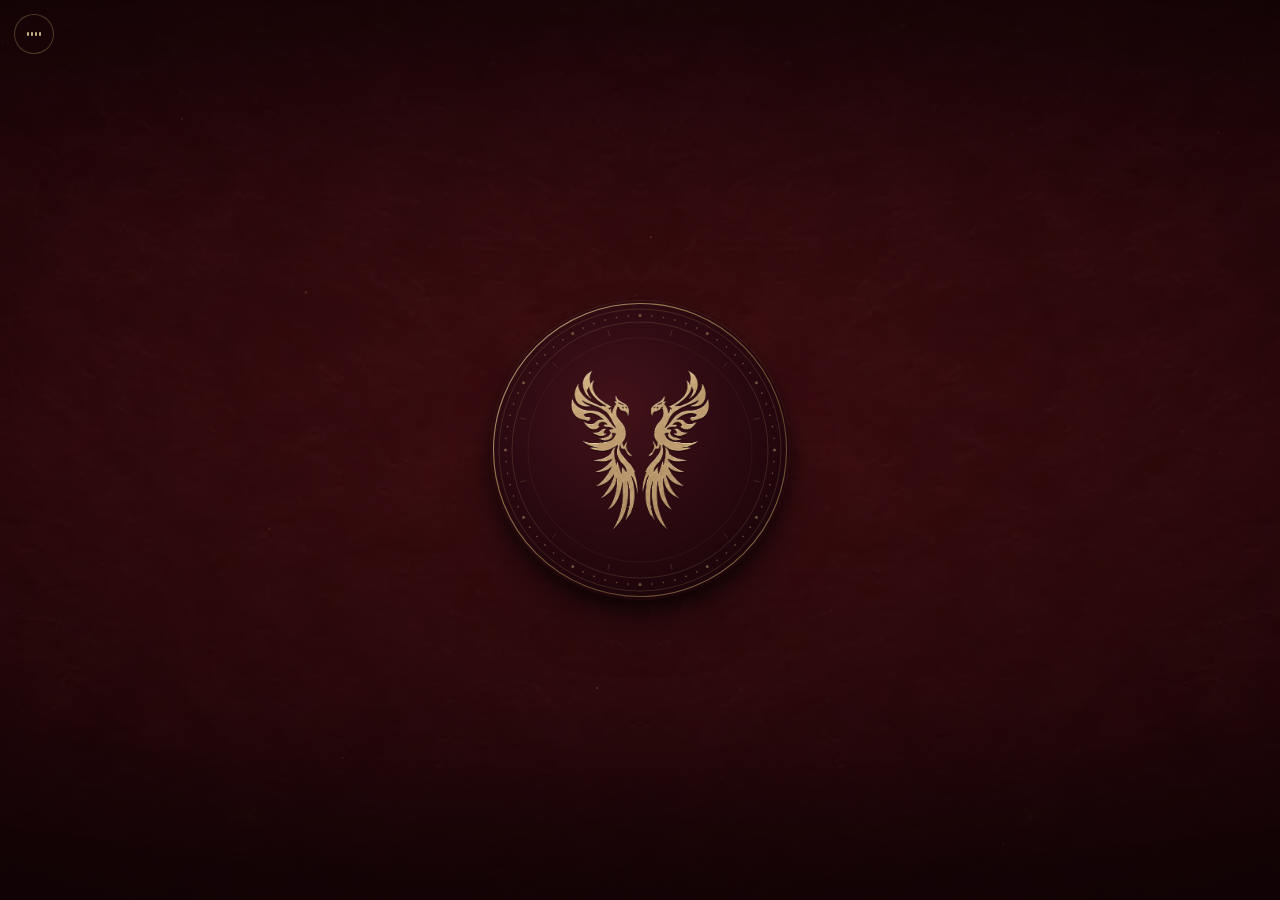
<file: index.html>
<!doctype html>
<html lang="fa" dir="rtl">
<head>
  <meta charset="utf-8">
  <meta name="viewport" content="width=device-width, initial-scale=1, viewport-fit=cover">
  <meta name="theme-color" content="#170407">
  <meta name="color-scheme" content="dark">
  <title>نادر · رونمایی کالکشن میراث</title>
  <meta name="description" content="دعوت‌نامه‌ای برای شما — رونمایی کالکشن میراث، نادر">
  <meta property="og:title" content="نادر · رونمایی کالکشن میراث">
  <meta property="og:description" content="دعوت‌نامه‌ای برای شما">
  <link rel="preload" href="assets/fonts/Doran-Light.woff2" as="font" type="font/woff2" crossorigin>
  <link rel="preload" href="assets/fonts/Doran-Regular.woff2" as="font" type="font/woff2" crossorigin>
  <link rel="preload" href="assets/fonts/Cormorant-Light-subset.woff2" as="font" type="font/woff2" crossorigin>
  <link rel="preload" href="assets/img/logo.webp" as="image">
  <link rel="icon" href="assets/img/logo.webp" type="image/webp">
  <link rel="stylesheet" href="css/style.css">
  <script src="js/config.js" defer></script>
  <script src="js/motifs.js" defer></script>
  <script src="js/sound.js" defer></script>
  <script src="js/dust.js" defer></script>
  <script src="js/app.js" defer></script>
</head>
<body>
  <div class="atmosphere" aria-hidden="true">
    <div class="atmosphere__texture"></div>
    <div class="atmosphere__vignette"></div>
  </div>
  <canvas class="dust" aria-hidden="true"></canvas>

  <main class="stage" id="stage" data-scene="seal">

    <!-- 01 · The sealed invitation -->
    <section class="scene scene--seal" data-name="seal" aria-label="مهر">
      <p class="seal__invite" data-copy="invitation"></p>

      <button class="seal" type="button" data-seal>
        <span class="seal__body seal__body--whole" data-seal-face></span>
        <span class="seal__body seal__body--half seal__body--r" data-seal-face aria-hidden="true"></span>
        <span class="seal__body seal__body--half seal__body--l" data-seal-face aria-hidden="true"></span>
        <svg class="seal__crack" viewBox="0 0 100 100" preserveAspectRatio="none" aria-hidden="true">
          <polyline data-crack pathLength="1" fill="none"/>
          <polyline data-crack-branch-a pathLength="1" fill="none"/>
          <polyline data-crack-branch-b pathLength="1" fill="none"/>
        </svg>
      </button>

      <p class="seal__cta">
        <span class="seal__cta-line" aria-hidden="true"></span>
        <span data-copy="breakSeal"></span>
      </p>
    </section>

    <!-- 02 · The reveal -->
    <section class="scene scene--reveal" data-name="reveal" aria-label="میراث">
      <div class="relief" aria-hidden="true" data-relief></div>

      <div class="reveal">
        <div class="reveal__intro">
          <h1 class="reveal__brand" data-copy="event.brand"></h1>
          <p class="reveal__lines" data-lines="inviteLines"></p>
        </div>
        <span class="reveal__divider" aria-hidden="true"></span>
        <div class="reveal__hero">
          <p class="reveal__unveil" data-copy="unveil"></p>
          <h2 class="reveal__miras gold-text" data-copy="event.collection"></h2>
          <p class="reveal__latin" lang="en" dir="ltr">
            <span class="reveal__latin-rule" aria-hidden="true"></span>
            <span data-copy="event.collectionLatin"></span>
            <span class="reveal__latin-rule" aria-hidden="true"></span>
          </p>
        </div>
      </div>

      <div class="doors" aria-hidden="true">
        <div class="door door--r"><span class="door__edge"></span></div>
        <div class="door door--l"><span class="door__edge"></span></div>
        <span class="doors__seam"></span>
      </div>
    </section>

    <!-- 03 · Event details -->
    <section class="scene scene--details" data-name="details" aria-label="جزئیات مراسم">
      <article class="card">
        <svg class="card__frame" aria-hidden="true" data-frame></svg>
        <p class="card__title" data-copy="event.title"></p>

        <div class="card__item card__item--date">
          <span class="glyph" data-glyph="rosette"></span>
          <p class="card__date" data-copy="event.date"></p>
        </div>
        <span class="rule" aria-hidden="true"></span>
        <div class="card__item card__item--time">
          <span class="glyph" data-glyph="dusk"></span>
          <p class="card__time" data-copy="event.time"></p>
        </div>
        <span class="rule" aria-hidden="true"></span>
        <div class="card__item card__item--place">
          <span class="glyph" data-glyph="gate"></span>
          <address class="card__address" data-lines="event.address"></address>
        </div>
      </article>
    </section>

    <!-- 04 · Final moment -->
    <section class="scene scene--final" data-name="final" aria-label="تأیید حضور">
      <div class="final">
        <p class="final__line final__line--1" data-copy="closingLine"></p>
        <p class="final__line final__line--2" data-copy="closingWelcome"></p>
        <div class="final__logo logo" data-logo></div>
        <div class="final__actions">
          <a class="cta cta--primary" data-rsvp href="#" role="button">
            <svg class="cta__trace" aria-hidden="true"><rect pathLength="1" x="0.5" y="0.5" rx="1"/></svg>
            <span class="cta__label" data-copy="rsvp"></span>
          </a>
          <a class="cta cta--secondary" data-route target="_blank" rel="noopener">
            <span data-copy="route"></span>
          </a>
        </div>
      </div>
    </section>

    <button class="advance" type="button" data-advance>
      <span class="advance__line" aria-hidden="true"></span>
      <span class="advance__label" data-copy="continue"></span>
    </button>
  </main>

  <button class="sound" type="button" data-sound aria-pressed="false">
    <span class="sound__bars" aria-hidden="true"><i></i><i></i><i></i><i></i></span>
    <span class="sr-only" data-sound-label></span>
  </button>
</body>
</html>
</file>
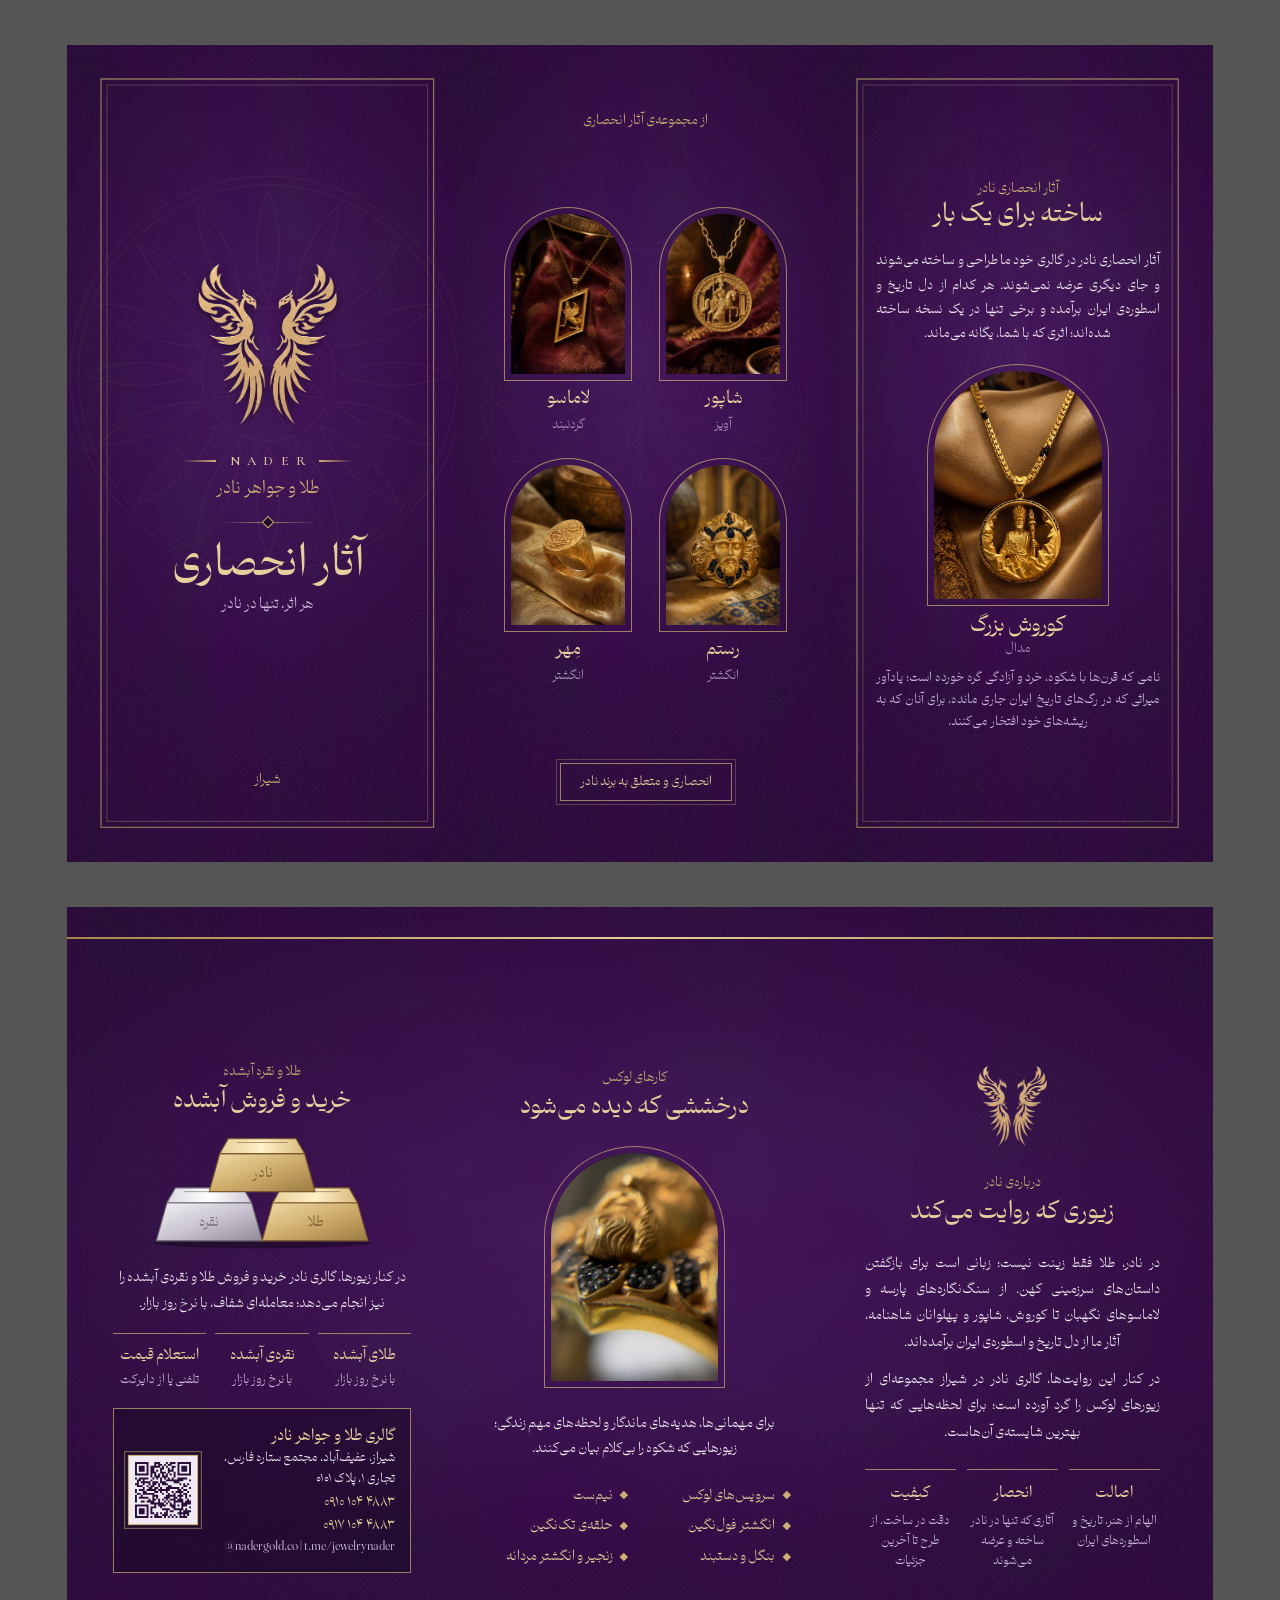
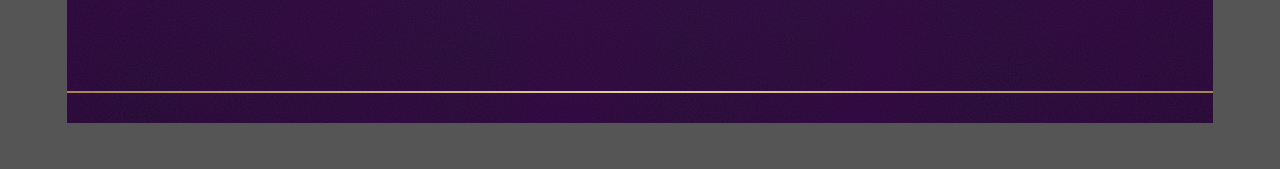
<file: brand-brochure/brand.html>
<!doctype html>
<html lang="fa" dir="rtl">
<head>
<meta charset="utf-8">
<title>طلا و جواهر نادر — بروشور معرفی برند</title>
<!--
  Brand brochure · royal purple · tri-fold (roll fold) · A4 landscape 297 × 210 mm + 3 mm bleed.
  Panels (trim, left → right as the sheet lies on the table):
    OUTSIDE:  front cover 100 | back 100 | inner flap 97
    INSIDE:   panel ۳ 97      | panel ۲ 100 | panel ۱ 100
  Copy lives in content.js. Add ?guides to the URL to see trim / fold lines.
  Print rules baked in: Doran Regular/Medium only, nothing under 8.5 pt, hairlines ≥ 0.3 mm.
-->
<style>
  @font-face { font-family: "Doran"; src: url("../assets/fonts/Doran-Regular.woff2") format("woff2"); font-weight: 400; }
  @font-face { font-family: "Doran"; src: url("../assets/fonts/Doran-Medium.woff2") format("woff2"); font-weight: 500; }
  @font-face { font-family: "Cormorant"; src: url("../assets/fonts/Cormorant-Medium-subset.woff2") format("woff2"); font-weight: 500; }

  @page { size: 303mm 216mm; margin: 0; }

  :root {
    --b: 3mm;
    --plum-950: #150720;
    --plum-900: #1d0a2b;
    --plum-800: #2a1040;
    --lilac: #cdb8dd;
    --lilac-dim: #a893bb;
    --pearl: #f1e9f3;
    --gold: #cdae74;
    --gold-light: #e6cf9c;
    --gold-deep: #a8854e;
    --gold-line: rgba(205, 174, 116, .7);
  }
  * { box-sizing: border-box; margin: 0; padding: 0; }
  address { font-style: normal; }
  html, body { background: #555; }
  body { font-family: "Doran", sans-serif; font-weight: 400; color: var(--pearl); -webkit-print-color-adjust: exact; print-color-adjust: exact; }
  @media screen { body { display: grid; gap: 12mm; padding: 12mm; justify-content: center; } }

  .sheet { position: relative; width: 303mm; height: 216mm; overflow: hidden; break-after: page; }
  .sheet:last-child { break-after: auto; }
  .panel { position: absolute; top: 0; height: 216mm; overflow: hidden; }

  .velvet { background:
      radial-gradient(85% 60% at 50% 38%, rgba(120, 60, 160, .35), transparent 70%),
      radial-gradient(120% 90% at 50% 50%, var(--plum-800) 0%, var(--plum-900) 60%, var(--plum-950) 100%); }
  .grain { position: absolute; inset: 0; pointer-events: none; }
  .grain svg { display: block; width: 100%; height: 100%; }
  .watermark { position: absolute; pointer-events: none; background: var(--rosette) center / contain no-repeat; opacity: .07; }

  .latin { font-family: "Cormorant", serif; font-weight: 500; direction: ltr; letter-spacing: .55em; }
  .tracked { display: flex; align-items: center; justify-content: center; gap: 3.5mm; }
  .tracked span { margin-right: -.55em; }
  .tracked i { display: block; width: 9mm; height: .3mm; background: linear-gradient(90deg, transparent, var(--gold)); }
  .tracked i:last-child { background: linear-gradient(90deg, var(--gold), transparent); }
  .rule { position: relative; height: .3mm; background: linear-gradient(90deg, transparent, var(--gold-line), transparent); }
  .rule::after { content: ""; position: absolute; left: 50%; top: 50%; width: 1.8mm; height: 1.8mm; translate: -50% -50%; rotate: 45deg; border: .3mm solid var(--gold); background: var(--plum-900); }
  .eyebrow { font-size: 9.5pt; color: var(--gold); }
  .glyph { display: block; width: 5.5mm; height: 5.5mm; color: var(--gold); }
  .glyph svg { width: 100%; height: 100%; display: block; }
  .glyph svg * { stroke-width: 1.6; }

  .frame { position: absolute; pointer-events: none; }
  .frame svg { position: absolute; inset: 0; width: 100%; height: 100%; overflow: visible; }
  .frame rect { fill: none; vector-effect: non-scaling-stroke; }
  .frame .o { stroke: rgba(205, 174, 116, .6); stroke-width: 1.3; }
  .frame .i { stroke: rgba(205, 174, 116, .28); stroke-width: 1.1; }

  /* Persian arch photo frame */
  .arch { position: relative; padding: 1.6mm; border: .35mm solid var(--gold-line); border-radius: 999mm 999mm 2mm 2mm; }
  .arch .ph { position: relative; width: 100%; height: 100%; overflow: hidden; border-radius: 999mm 999mm 1mm 1mm; background: var(--plum-950); }
  .arch img { display: block; width: 100%; height: 100%; object-fit: cover; }
  .arch .ph::after { content: ""; position: absolute; inset: 0; box-shadow: inset 0 0 6mm rgba(21, 7, 32, .55); }

  /* OUTSIDE · cover */
  .p-cover { left: 0; width: 103mm; }
  .p-cover .frame { left: calc(var(--b) + 6mm); right: 6mm; top: calc(var(--b) + 6mm); bottom: calc(var(--b) + 6mm); }
  .p-cover .watermark { left: calc(var(--b) - 5mm); top: 32mm; width: 110mm; height: 110mm; }
  .cover-body { position: absolute; left: var(--b); width: 100mm; top: 0; bottom: 0; display: grid; justify-items: center; align-content: center; text-align: center; padding-bottom: 8mm; }
  .cover-logo { width: 40mm; filter: sepia(.1) saturate(.85) brightness(1.02) drop-shadow(0 .8mm 1.2mm rgba(0,0,0,.5)); }
  .cover-latin { font-size: 10pt; color: var(--gold-light); margin-top: 6mm; }
  .cover-house { font-weight: 500; font-size: 21pt; line-height: 1.4; color: var(--gold-light); margin-top: 2.5mm; }
  .cover-body .rule { width: 34mm; margin: 6mm 0 5mm; }
  .cover-tag { font-size: 10.5pt; line-height: 1.9; color: var(--lilac); max-width: 70mm; }
  .cover-city { position: absolute; bottom: calc(var(--b) + 16mm); left: var(--b); width: 100mm; text-align: center; font-size: 9.5pt; color: var(--gold); }

  /* OUTSIDE · back (contact) */
  .p-back { left: 103mm; width: 100mm; }
  .p-back .watermark { left: 5mm; top: 50mm; width: 90mm; height: 90mm; opacity: .05; }
  .back-body { position: absolute; inset: calc(var(--b) + 17mm) 12mm calc(var(--b) + 15mm); display: grid; grid-template-rows: auto 1fr auto; justify-items: center; text-align: center; }
  .back-logo { width: 15mm; filter: sepia(.1) saturate(.85); }
  .back-title { font-weight: 500; font-size: 14pt; color: var(--gold-light); margin-top: 3mm; }
  .back-note { font-size: 9.5pt; color: var(--lilac); margin-top: 1mm; }
  .back-info { align-self: center; display: grid; gap: 5.5mm; justify-items: center; width: 100%; }
  .back-info .rule { width: 30mm; }
  .info { display: grid; justify-items: center; gap: 1.8mm; }
  .info-lines { font-size: 10pt; line-height: 1.85; color: var(--pearl); }
  .info-lines span { display: block; }
  .phones { font-size: 12pt; font-weight: 500; color: var(--gold-light); line-height: 1.7; direction: ltr; unicode-bidi: isolate; }
  .phones span { display: block; }
  .handles { display: grid; gap: 1.2mm; font-size: 10pt; direction: ltr; color: var(--pearl); }
  .handles b { font-weight: 500; color: var(--gold); margin-right: 1.5mm; }
  .back-qr { display: grid; grid-template-columns: auto auto; align-items: center; gap: 3.5mm; }
  .qr-plate { width: 19mm; height: 19mm; padding: 1.6mm; background: var(--pearl); box-shadow: 0 0 0 .3mm var(--gold), 0 0 0 1mm var(--plum-900), 0 0 0 1.3mm rgba(205,174,116,.55); }
  .qr-plate img { width: 100%; height: 100%; display: block; }
  .qr-cap { font-size: 9pt; line-height: 1.8; color: var(--lilac); text-align: right; }
  .qr-cap b { display: block; font-weight: 500; font-size: 9.5pt; color: var(--gold-light); }

  /* OUTSIDE · inner flap (about) */
  .p-flap { left: 203mm; width: 100mm; }
  .p-flap .frame { left: 6mm; right: calc(var(--b) + 6mm); top: calc(var(--b) + 6mm); bottom: calc(var(--b) + 6mm); }
  .p-flap .watermark { left: 8mm; top: 18mm; width: 80mm; height: 80mm; opacity: .05; }
  .flap-body { position: absolute; left: 13mm; right: calc(var(--b) + 13mm); top: calc(var(--b) + 16mm); bottom: calc(var(--b) + 14mm); display: grid; align-content: center; gap: 8mm; text-align: center; justify-items: center; }
  .flap-title { font-weight: 500; font-size: 20pt; line-height: 1.4; color: var(--gold-light); margin-top: 1mm; }
  .flap-text { font-size: 9.6pt; line-height: 2.05; text-align: justify; text-align-last: center; color: var(--pearl); margin-top: 3.5mm; }
  .pillars { width: 100%; display: grid; grid-template-columns: repeat(3, 1fr); gap: 3mm; }
  .pillar { display: grid; justify-items: center; align-content: start; gap: 1.6mm; padding-top: 3mm; border-top: .3mm solid var(--gold-line); }
  .pillar b { font-weight: 500; font-size: 11pt; color: var(--gold-light); }
  .pillar span { font-size: 8.6pt; line-height: 1.75; color: var(--lilac); }
  .range-title { font-size: 9.5pt; color: var(--gold); margin-bottom: 2.5mm; }
  .range { display: flex; flex-wrap: wrap; justify-content: center; gap: 1.8mm 2.2mm; font-size: 9pt; color: var(--pearl); }
  .range span { display: inline-flex; align-items: center; gap: 2.2mm; }
  .range span:not(:last-child)::after { content: ""; width: 1.2mm; height: 1.2mm; rotate: 45deg; background: var(--gold); }

  /* INSIDE */
  .p1 { left: 200mm; width: 103mm; }
  .p2 { left: 100mm; width: 100mm; }
  .p3 { left: 0; width: 100mm; }
  .in-body { position: absolute; top: calc(var(--b) + 13mm); bottom: calc(var(--b) + 13mm); display: grid; }
  .p1 .in-body { left: 9mm; right: calc(var(--b) + 9mm); }
  .p2 .in-body { left: 8mm; right: 8mm; }
  .p3 .in-body { left: calc(var(--b) + 8mm); right: 9mm; }
  .inside-edge { position: absolute; left: 0; right: 0; height: .5mm; background: linear-gradient(90deg, var(--gold-deep), var(--gold-light) 50%, var(--gold-deep)); }

  .p1 .in-body { grid-template-rows: auto auto 1fr; justify-items: center; text-align: center; }
  .in-title { font-weight: 500; font-size: 17pt; line-height: 1.4; color: var(--gold-light); margin-top: 1mm; }
  .hero { display: grid; justify-items: center; align-content: center; gap: 3mm; }
  .hero .arch { width: 60mm; height: 82mm; margin-top: 5mm; }
  .p-name { font-weight: 500; font-size: 17pt; line-height: 1.3; color: var(--gold-light); }
  .p-type { font-size: 9pt; color: var(--lilac-dim); }
  .p-text { font-size: 9.3pt; line-height: 1.95; color: var(--pearl); text-align: justify; text-align-last: center; }

  .pair { grid-template-rows: 1fr auto 1fr auto; align-items: center; }
  .item { display: grid; grid-template-columns: 38mm 1fr; gap: 5mm; align-items: center; }
  .item.flip { grid-template-columns: 1fr 38mm; }
  .item.flip .arch { order: 2; }
  .item .arch { width: 38mm; height: 52mm; }
  .item .txt { display: grid; gap: 1.5mm; text-align: right; }
  .item .p-name { font-size: 15pt; }
  .item .p-text { text-align: right; text-align-last: right; font-size: 9.1pt; line-height: 1.9; }
  .pair > .rule { width: 60%; justify-self: center; }

  .closing { justify-self: center; text-align: center; font-size: 9pt; color: var(--lilac); padding-top: 3mm; }
  .teaser { justify-self: stretch; text-align: center; padding: 4.5mm 4mm; border: .35mm solid var(--gold-line); outline: .3mm solid rgba(205,174,116,.3); outline-offset: 1.2mm; background: rgba(21, 7, 32, .45); }
  .teaser .eyebrow { font-size: 9pt; }
  .teaser-title { font-weight: 500; font-size: 14pt; color: var(--gold-light); line-height: 1.5; }
  .teaser-sub { font-size: 9pt; color: var(--lilac); }

  .guides .sheet::after { content: ""; position: absolute; inset: var(--b); outline: .2mm dashed rgba(0,200,255,.8); z-index: 50; }
  .fold { display: none; }
  .guides .fold { display: block; position: absolute; top: 0; bottom: 0; border-left: .25mm dashed rgba(255,80,160,.9); z-index: 50; }

  /* ======== v2 layout: side 1 exclusive · side 2 brand + luxury ======== */
  .cover-title { font-weight: 500; font-size: 30pt; line-height: 1.35; color: var(--gold-light); }
  .cover-house2 { font-size: 12.5pt; color: var(--gold); margin-top: 1.5mm; }
  .cover-body .rule.small { width: 26mm; margin: 5mm 0 4mm; }

  .p-grid .body { position: absolute; inset: calc(var(--b) + 14mm) 10mm calc(var(--b) + 13mm); display: grid; grid-template-rows: auto 1fr auto; justify-items: center; text-align: center; gap: 5mm; }
  .grid4 { display: grid; grid-template-columns: 1fr 1fr; gap: 6mm 7mm; align-content: center; }
  .cell { display: grid; justify-items: center; gap: 1.2mm; }
  .cell .arch { width: 34mm; height: 46mm; }
  .cell .p-name { font-size: 12.5pt; margin-top: 1mm; }
  .badge { font-size: 9pt; color: var(--gold-light); padding: 2.2mm 5mm; border: .35mm solid var(--gold-line); outline: .3mm solid rgba(205,174,116,.3); outline-offset: 1mm; }

  .p-ex .body { position: absolute; left: 11mm; right: calc(var(--b) + 11mm); top: calc(var(--b) + 14mm); bottom: calc(var(--b) + 13mm); display: grid; align-content: center; justify-items: center; text-align: center; gap: 4.5mm; }
  .p-ex .arch { width: 48mm; height: 64mm; }
  .ex-title { font-weight: 500; font-size: 18pt; line-height: 1.4; color: var(--gold-light); }
  .ex-text { font-size: 9.4pt; line-height: 1.95; text-align: justify; text-align-last: center; color: var(--pearl); }
  .p-ex .p-name { font-size: 15pt; }
  .p-ex .p-text { font-size: 9pt; line-height: 1.85; color: var(--lilac); }

  .p-about .body, .p-lux .body, .p-lux2 .body { position: absolute; top: calc(var(--b) + 14mm); bottom: calc(var(--b) + 13mm); display: grid; align-content: center; justify-items: center; text-align: center; gap: 6mm; }
  .p-about .body { left: 11mm; right: calc(var(--b) + 11mm); }
  .p-lux .body { left: 9mm; right: 9mm; }
  .p-lux2 .body { left: calc(var(--b) + 9mm); right: 9mm; gap: 4.5mm; }
  .about-logo { width: 20mm; filter: sepia(.1) saturate(.85); }
  .about-text { display: grid; gap: 3mm; font-size: 9.6pt; line-height: 2.05; text-align: justify; text-align-last: center; color: var(--pearl); }
  .lux-pics { display: grid; grid-auto-flow: column; gap: 5mm; }
  .lux-pics .arch { width: 48mm; height: 64mm; }
  .lux-names { width: 100%; display: grid; grid-template-columns: 1fr 1fr; gap: 2.6mm 4mm; text-align: right; }
  .lux-names li { list-style: none; display: flex; align-items: center; gap: 2.2mm; font-size: 9.6pt; color: var(--gold-light); }
  .lux-names li::before { content: ""; flex: none; width: 1.5mm; height: 1.5mm; rotate: 45deg; background: var(--gold); }
  .ingots { width: 62mm; height: 30mm; }
  .ingots svg { width: 100%; height: 100%; display: block; overflow: visible; }
  .bullion-list { width: 100%; display: grid; grid-template-columns: repeat(3, 1fr); gap: 2.5mm; }
  .bullion-list li { list-style: none; display: grid; gap: 1mm; justify-items: center; text-align: center; padding-top: 2.6mm; border-top: .3mm solid var(--gold-line); }
  .bullion-list b { font-weight: 500; font-size: 10.5pt; color: var(--gold-light); }
  .bullion-list span { font-size: 8.8pt; line-height: 1.7; color: var(--lilac); }
  .lux-pics .arch img { object-position: 50% 60%; }
  .lux-text { font-size: 9.6pt; line-height: 2; color: var(--pearl); }
  .lux-list { width: 100%; display: grid; gap: 3.2mm; }
  .lux-list li { list-style: none; display: grid; grid-template-columns: auto 1fr; align-items: baseline; gap: 2.5mm; text-align: right; }
  .lux-list li::before { content: ""; width: 1.6mm; height: 1.6mm; rotate: 45deg; background: var(--gold); translate: 0 -.6mm; }
  .lux-list b { display: block; font-weight: 500; font-size: 11pt; color: var(--gold-light); }
  .lux-list span { display: block; font-size: 9pt; color: var(--lilac); line-height: 1.7; }
  .contact-box { width: 100%; display: grid; grid-template-columns: 1fr auto; gap: 4mm; align-items: center; padding: 4mm; border: .35mm solid var(--gold-line); background: rgba(21, 7, 32, .45); text-align: right; }
  .contact-box .ct { font-weight: 500; font-size: 11pt; color: var(--gold-light); }
  .contact-box .ln { font-size: 9pt; line-height: 1.8; color: var(--pearl); }
  .contact-box .ph { font-size: 10pt; font-weight: 500; color: var(--gold-light); direction: ltr; unicode-bidi: isolate; display: block; text-align: right; }
  .contact-box .hd { font-size: 9pt; color: var(--lilac); direction: ltr; unicode-bidi: isolate; display: block; text-align: right; }
  .contact-box .qr-plate { width: 18mm; height: 18mm; }
</style>
</head>
<body>

<!-- ================= SIDE 1 · OUTSIDE · exclusive ================= -->
<section class="sheet">
  <!-- front cover -->
  <div class="panel p-cover velvet">
    <div class="grain" data-grain></div>
    <div class="watermark"></div>
    <div class="frame" data-frame></div>
    <div class="cover-body">
      <img class="cover-logo" data-logo alt="نادر">
      <p class="cover-latin latin tracked"><i></i><span data-t="cover.latin"></span><i></i></p>
      <p class="cover-house2" data-t="cover.house"></p>
      <span class="rule small"></span>
      <h1 class="cover-title" data-t="cover.title"></h1>
      <p class="cover-tag" data-t="cover.tagline"></p>
    </div>
    <p class="cover-city" data-t="cover.city"></p>
  </div>

  <!-- back: four exclusive pieces -->
  <div class="panel p-back p-grid velvet">
    <div class="grain" data-grain></div>
    <div class="watermark"></div>
    <div class="body">
      <p class="eyebrow" data-t="exclusive.gridTitle"></p>
      <div class="grid4" data-grid></div>
      <p class="badge" data-t="exclusive.badge"></p>
    </div>
  </div>

  <!-- inner flap: exclusive intro + hero -->
  <div class="panel p-flap p-ex velvet">
    <div class="grain" data-grain></div>
    <div class="watermark"></div>
    <div class="frame" data-frame></div>
    <div class="body">
      <div>
        <p class="eyebrow" data-t="exclusive.eyebrow"></p>
        <h2 class="ex-title" data-t="exclusive.title"></h2>
      </div>
      <p class="ex-text" data-t="exclusive.text"></p>
      <div data-hero="0" style="display:grid;justify-items:center;gap:2mm"></div>
    </div>
  </div>

  <span class="fold" style="left: 103mm"></span><span class="fold" style="left: 203mm"></span>
</section>

<!-- ================= SIDE 2 · INSIDE · brand + luxury ================= -->
<section class="sheet velvet">
  <div class="grain" data-grain></div>
  <div class="inside-edge" style="top: calc(var(--b) + 5mm)"></div>
  <div class="inside-edge" style="bottom: calc(var(--b) + 5mm)"></div>

  <!-- ۱ · about the brand -->
  <div class="panel p1 p-about">
    <div class="body">
      <img class="about-logo" data-logo alt="">
      <div>
        <p class="eyebrow" data-t="about.eyebrow"></p>
        <h2 class="in-title" data-t="about.title"></h2>
      </div>
      <div class="about-text" data-paras="about.text"></div>
      <div class="pillars" data-pillars></div>
    </div>
  </div>

  <!-- ۲ · luxury -->
  <div class="panel p2 p-lux">
    <div class="body">
      <div>
        <p class="eyebrow" data-t="luxury.eyebrow"></p>
        <h2 class="in-title" data-t="luxury.title"></h2>
      </div>
      <div class="lux-pics" data-luxpics></div>
      <p class="lux-text" data-t="luxury.text"></p>
      <ul class="lux-names" data-luxnames></ul>
    </div>
  </div>

  <!-- ۳ · melted gold & silver + contact -->
  <div class="panel p3 p-lux2">
    <div class="body">
      <div>
        <p class="eyebrow" data-t="bullion.eyebrow"></p>
        <h2 class="in-title" data-t="bullion.title"></h2>
      </div>
      <div class="ingots" data-ingots></div>
      <p class="lux-text" data-t="bullion.text"></p>
      <ul class="bullion-list" data-bullion></ul>
      <div class="contact-box">
        <div>
          <p class="ct" data-t="contact.title"></p>
          <p class="ln" data-lines-inline="contact.address"></p>
          <span class="ph" data-phones></span>
          <span class="hd">@<span data-t="contact.instagram"></span>  |  <span data-t="contact.telegram"></span></span>
        </div>
        <div class="qr-plate"><img src="img/qr-instagram.svg" alt="QR"></div>
      </div>
    </div>
  </div>

  <span class="fold" style="left: 100mm"></span><span class="fold" style="left: 200mm"></span>
</section>

<script src="../js/config.js"></script>
<script src="../js/motifs.js"></script>
<script src="content.js"></script>
<script>
  const C = window.NADER_CONFIG, M = window.NADER_MOTIFS, B = window.BRAND;
  const $$ = (s, r = document) => [...r.querySelectorAll(s)];
  const get = (p) => p.split(".").reduce((a, k) => a && a[k], B);
  const svgURL = (svg) => `url("data:image/svg+xml,${encodeURIComponent(svg)}")`;
  if (location.search.includes("guides")) document.body.classList.add("guides");

  const arch = (src, alt = "") => `<div class="arch"><div class="ph"><img src="${src}" alt="${alt}"></div></div>`;

  $$("[data-hero]").forEach((el) => {
    const p = B.products[+el.dataset.hero];
    el.innerHTML = `${arch(p.image, p.name)}<div><p class="p-name">${p.name}</p><p class="p-type">${p.type}</p></div><p class="p-text">${p.text}</p>`;
  });
  $$("[data-grid]").forEach((el) => {
    el.innerHTML = B.products.slice(1).map((p) => `<div class="cell">${arch(p.image, p.name)}<p class="p-name">${p.name}</p><p class="p-type">${p.type}</p></div>`).join("");
  });
  $$("[data-luxpics]").forEach((el) => { el.innerHTML = B.luxury.images.map((src) => arch(src)).join(""); });
  $$("[data-luxnames]").forEach((el) => { el.innerHTML = B.luxury.items.map((i) => `<li>${i.t}</li>`).join(""); });
  $$("[data-bullion]").forEach((el) => { el.innerHTML = B.bullion.items.map((i) => `<li><b>${i.t}</b><span>${i.d}</span></li>`).join(""); });
  // two gold bars and a silver bar, drawn as engraved ingots
  const ingot = (x, y, w, h, top, side, face, edge, label) => `
    <g transform="translate(${x} ${y})">
      <path d="M0 ${h} L${w * .1} ${h * .28} L${w * .9} ${h * .28} L${w} ${h} Z" fill="${face}" stroke="${edge}" stroke-width=".6"/>
      <path d="M${w * .1} ${h * .28} L${w * .18} 0 L${w * .82} 0 L${w * .9} ${h * .28} Z" fill="${top}" stroke="${edge}" stroke-width=".6"/>
      <path d="M${w * .26} ${h * .07} H${w * .74}" stroke="${edge}" stroke-width=".5" opacity=".6"/>
      <text x="${w / 2}" y="${h * .72}" text-anchor="middle" font-family="Doran" font-weight="500" font-size="${h * .26}" fill="${edge}" opacity=".85">${label}</text>
    </g>`;
  $$("[data-ingots]").forEach((el) => {
    el.innerHTML = `<svg viewBox="0 0 124 60">
      <defs>
        <linearGradient id="gf" x1="0" y1="0" x2="1" y2="1"><stop offset="0" stop-color="#f0dca8"/><stop offset=".5" stop-color="#cfae6c"/><stop offset="1" stop-color="#9c7a42"/></linearGradient>
        <linearGradient id="gt" x1="0" y1="0" x2="1" y2="0"><stop offset="0" stop-color="#e8d098"/><stop offset=".5" stop-color="#fff0c8"/><stop offset="1" stop-color="#d9bb7c"/></linearGradient>
        <linearGradient id="sf" x1="0" y1="0" x2="1" y2="1"><stop offset="0" stop-color="#f4f2f6"/><stop offset=".5" stop-color="#c9c4cf"/><stop offset="1" stop-color="#8f8a97"/></linearGradient>
        <linearGradient id="st" x1="0" y1="0" x2="1" y2="0"><stop offset="0" stop-color="#dcd8e0"/><stop offset=".5" stop-color="#ffffff"/><stop offset="1" stop-color="#cfcad6"/></linearGradient>
      </defs>
      <ellipse cx="62" cy="57" rx="58" ry="3" fill="#000" opacity=".35"/>
      ${ingot(6, 28, 56, 28, "url(#st)", "", "url(#sf)", "#6d6776", "نقره")}
      ${ingot(62, 28, 56, 28, "url(#gt)", "", "url(#gf)", "#7a5a2c", "طلا")}
      ${ingot(34, 2, 56, 28, "url(#gt)", "", "url(#gf)", "#7a5a2c", "نادر")}
    </svg>`;
  });
  $$("[data-luxlist]").forEach((el) => { el.innerHTML = B.luxury.items.map((i) => `<li><div><b>${i.t}</b><span>${i.d}</span></div></li>`).join(""); });

  $$("[data-t]").forEach((el) => { el.textContent = get(el.dataset.t); });
  $$("[data-paras]").forEach((el) => { el.innerHTML = get(el.dataset.paras).map((t) => `<p>${t}</p>`).join(""); });
  $$("[data-lines-inline]").forEach((el) => { el.textContent = get(el.dataset.linesInline).join("، "); });
  $$("[data-phones]").forEach((el) => { el.innerHTML = B.contact.phones.map((n) => `<span style="display:block">${n}</span>`).join(""); });
  $$("[data-pillars]").forEach((el) => { el.innerHTML = B.about.pillars.map((p) => `<div class="pillar"><b>${p.t}</b><span>${p.d}</span></div>`).join(""); });
  $$("[data-logo]").forEach((el) => { el.src = "../" + C.assets.logo; });
  document.documentElement.style.setProperty("--rosette", svgURL(M.doorArt()));

  const grain = `<svg xmlns="http://www.w3.org/2000/svg" preserveAspectRatio="none" viewBox="0 0 800 600">
    <filter id="g"><feTurbulence type="fractalNoise" baseFrequency=".85" numOctaves="3" seed="5"/>
    <feColorMatrix values="0 0 0 0 .08  0 0 0 0 .02  0 0 0 0 .12  0 0 0 .45 0"/></filter>
    <rect width="800" height="600" filter="url(#g)"/>
    <filter id="m"><feTurbulence type="fractalNoise" baseFrequency=".01" numOctaves="4" seed="9"/>
    <feColorMatrix values="0 0 0 0 .05  0 0 0 0 0  0 0 0 0 .08  0 0 0 .5 0"/></filter>
    <rect width="800" height="600" filter="url(#m)"/></svg>`;
  $$("[data-grain]").forEach((el) => { el.innerHTML = grain; });

  $$("[data-frame]").forEach((el) => {
    const { width: w, height: h } = el.getBoundingClientRect(); const i = 6;
    el.innerHTML = `<svg viewBox="0 0 ${w} ${h}"><rect class="o" x="0" y="0" width="${w}" height="${h}"/><rect class="i" x="${i}" y="${i}" width="${w - 2 * i}" height="${h - 2 * i}"/></svg>`;
  });
</script>
</body>
</html>
</file>
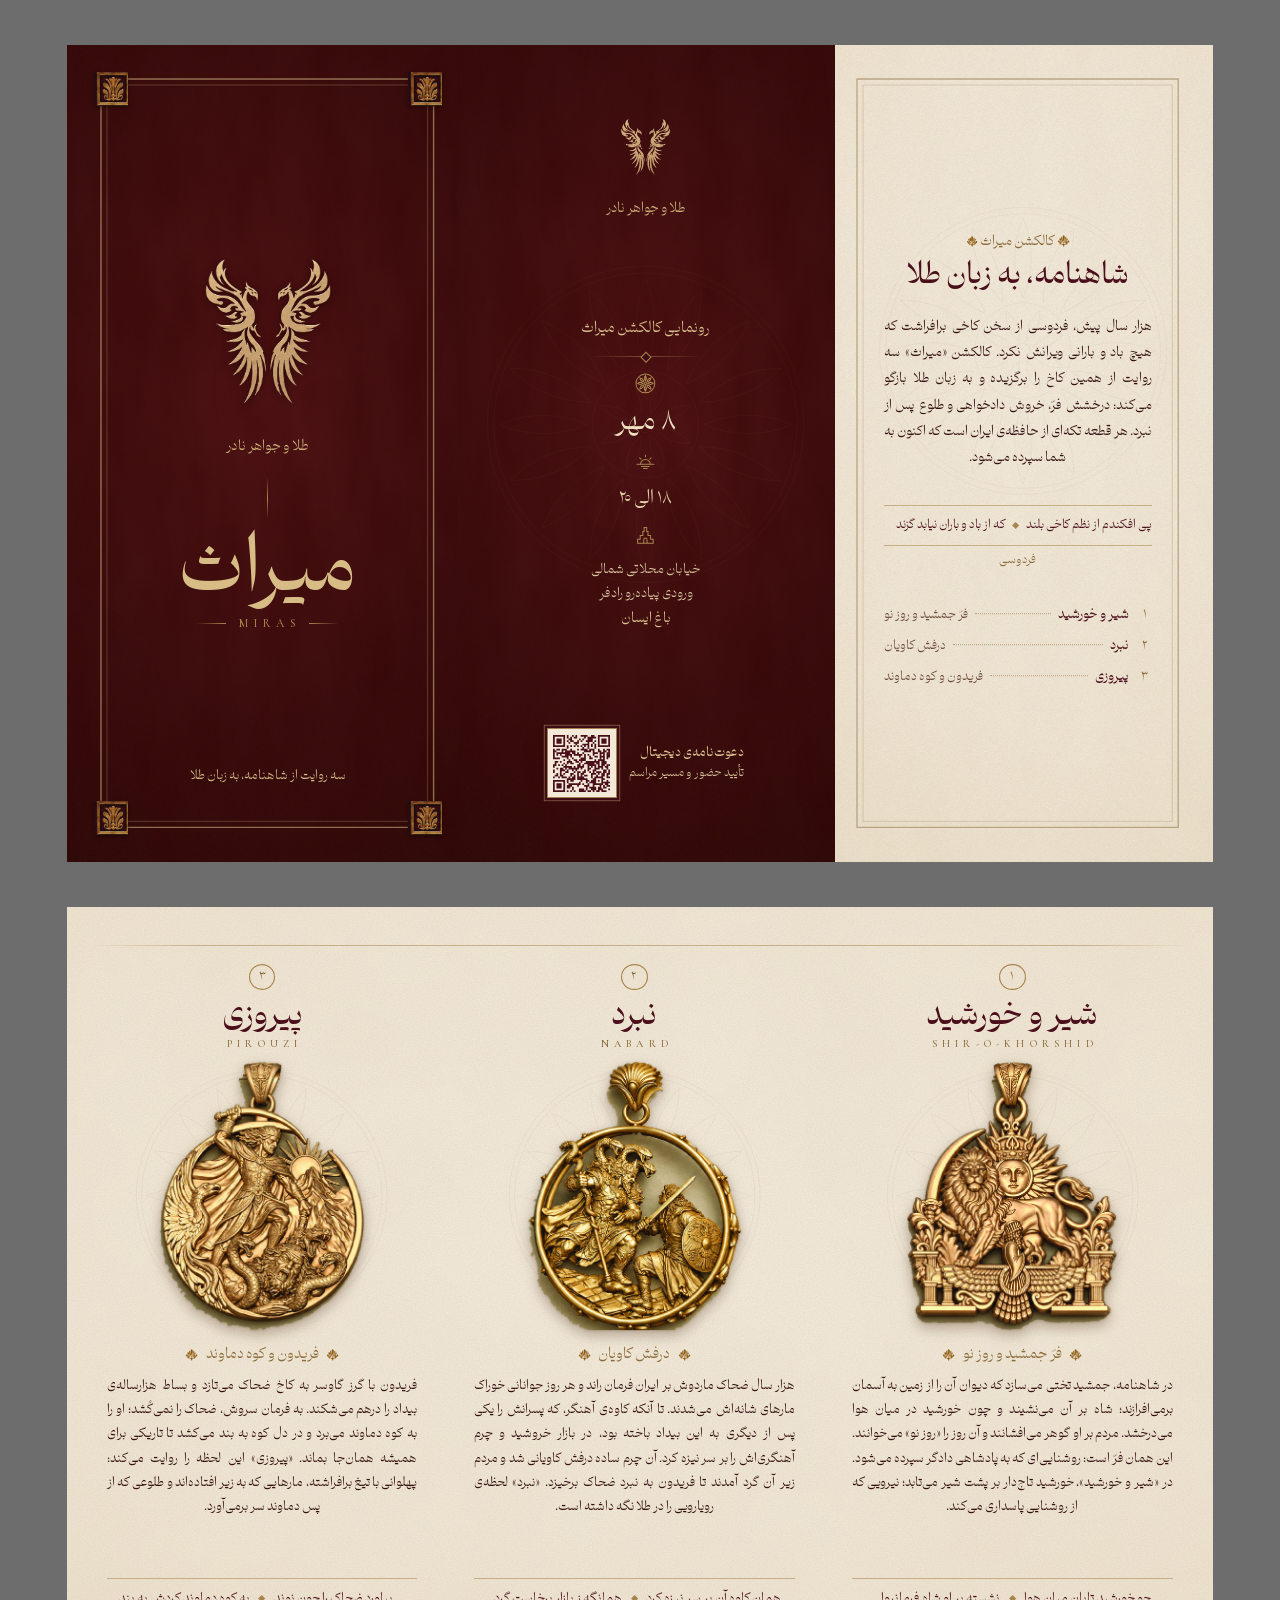
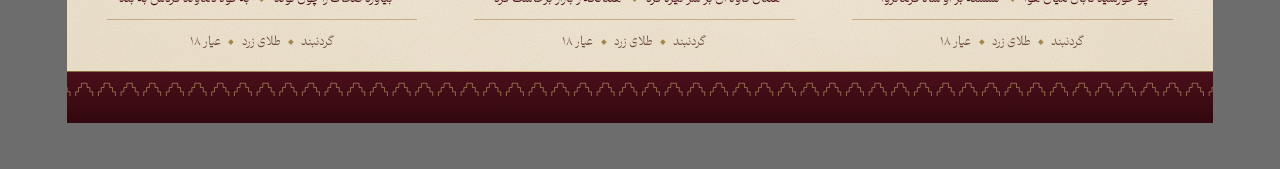
<file: brochure/brochure.html>
<!doctype html>
<html lang="fa" dir="rtl">
<head>
<meta charset="utf-8">
<title>نادر · کالکشن میراث — بروشور سه‌لت</title>
<!--
  Tri-fold (roll fold) brochure · A4 landscape 297 × 210 mm + 3 mm bleed = 303 × 216 mm.
  Panels (trim, left → right as the sheet lies on the table):
    OUTSIDE:  front cover 100 | back 100 | inner flap 97
    INSIDE:   product ۳ 97    | product ۲ 100 | product ۱ 100
  The 97 mm panel is the one that folds in first. Persian reading is right-to-left, so
  the whole sheet is the mirror of a Latin brochure. Copy lives in content.js.
  Add ?guides to the URL to see trim / fold / safe lines.
-->
<style>
  @font-face { font-family: "Doran"; src: url("../assets/fonts/Doran-Thin.woff2") format("woff2"); font-weight: 100; }
  @font-face { font-family: "Doran"; src: url("../assets/fonts/Doran-Light.woff2") format("woff2"); font-weight: 300; }
  @font-face { font-family: "Doran"; src: url("../assets/fonts/Doran-Regular.woff2") format("woff2"); font-weight: 400; }
  @font-face { font-family: "Doran"; src: url("../assets/fonts/Doran-Medium.woff2") format("woff2"); font-weight: 500; }
  @font-face { font-family: "Cormorant"; src: url("../assets/fonts/Cormorant-Medium-subset.woff2") format("woff2"); font-weight: 500; }

  @page { size: 303mm 216mm; margin: 0; }

  :root {
    --b: 3mm;
    --wine: #4a0f1a;
    --wine-ink: #3d0b15;
    --gold: #a8854e;
    --gold-deep: #8a6a3b;
    --gold-soft: rgba(168, 133, 78, .55);
    --gold-light: #dcc28f;
    --cream: #f2e9d8;
    --cream-2: #eadfc9;
    --ink: #33100f;
  }
  * { box-sizing: border-box; margin: 0; padding: 0; }
  address { font-style: normal; }
  html, body { background: #6d6d6d; }
  body { font-family: "Doran", sans-serif; font-weight: 400; -webkit-print-color-adjust: exact; print-color-adjust: exact; }
  @media screen { body { display: grid; gap: 12mm; padding: 12mm; justify-content: center; } }

  .sheet { position: relative; width: 303mm; height: 216mm; overflow: hidden; break-after: page; }
  .sheet:last-child { break-after: auto; }
  .panel { position: absolute; top: 0; height: 216mm; overflow: hidden; }

  /* ---------- surfaces ---------- */
  .leather { background: radial-gradient(110% 75% at 50% 42%, #58141f 0%, #3d0c15 50%, #23060b 100%); color: var(--gold-light); }
  .paper   { background: radial-gradient(120% 90% at 50% 38%, #f6efe2 0%, var(--cream) 55%, var(--cream-2) 100%); color: var(--ink); }
  .grain { position: absolute; inset: 0; pointer-events: none; }
  .grain svg { display: block; width: 100%; height: 100%; }

  /* ---------- small shared pieces ---------- */
  .latin { font-family: "Cormorant", serif; font-weight: 500; direction: ltr; letter-spacing: .5em; }
  .tracked { display: flex; align-items: center; justify-content: center; gap: 3.5mm; }
  .tracked i { display: block; width: 8mm; height: .3mm; background: linear-gradient(90deg, transparent, currentColor); }
  .tracked i:last-child { background: linear-gradient(90deg, currentColor, transparent); }
  .tracked span { margin-right: -.5em; }
  .lozenge-rule { position: relative; height: .3mm; background: linear-gradient(90deg, transparent, var(--gold-soft), transparent); }
  .lozenge-rule::after { content: ""; position: absolute; left: 50%; top: 50%; width: 1.5mm; height: 1.5mm; translate: -50% -50%; rotate: 45deg; border: .3mm solid var(--gold); background: inherit; background: var(--cream); }
  .leather .lozenge-rule::after { background: #3d0c15; }
  .glyph { display: block; width: 5.5mm; height: 5.5mm; color: var(--gold); }
  .glyph svg { width: 100%; height: 100%; display: block; }
  .palm { display: inline-block; width: 3.4mm; height: 3.4mm; background: url("img/palmette.png") center / contain no-repeat; vertical-align: -.4mm; }

  /* engraved frame drawn by script (class .frame + data-inset) */
  .frame { position: absolute; pointer-events: none; }
  .frame svg { position: absolute; inset: 0; width: 100%; height: 100%; overflow: visible; }
  .frame rect, .frame path { fill: none; vector-effect: non-scaling-stroke; }
  .leather .frame .o { stroke: rgba(220, 194, 143, .55); stroke-width: 1.4; }
  .leather .frame .i { stroke: rgba(220, 194, 143, .25); stroke-width: 1.0; }
  .paper .frame .o { stroke: rgba(138, 106, 59, .5); stroke-width: 1.3; }
  .paper .frame .i { stroke: rgba(138, 106, 59, .22); stroke-width: 1.0; }
  .corner { position: absolute; width: 9mm; height: 9mm; background: url("img/corner.jpg") center / cover; box-shadow: 0 .4mm 1mm rgba(0,0,0,.35); }

  /* verse cartouche: two hemistichs side by side, as poetry is set in Persian books */
  .verse { display: grid; grid-template-columns: 1fr auto 1fr; align-items: center; gap: 2.5mm; font-size: 9.3pt; line-height: 1.6; color: var(--wine); padding: 2.6mm 0; border-top: .3mm solid var(--gold-soft); border-bottom: .3mm solid var(--gold-soft); }
  .verse span { white-space: nowrap; }
  .verse span:first-child { text-align: left; }   /* right-hand misra, hugging the centre */
  .verse span:last-child { text-align: right; }   /* left-hand misra */
  .verse i { width: 1.4mm; height: 1.4mm; rotate: 45deg; background: var(--gold); }

  /* =========================================================
     OUTSIDE · front cover
     ========================================================= */
  .p-cover { left: 0; width: 103mm; }
  .p-cover .frame { left: calc(var(--b) + 6mm); right: 6mm; top: calc(var(--b) + 6mm); bottom: calc(var(--b) + 6mm); }
  .cover-body { position: absolute; left: var(--b); width: 100mm; top: 0; bottom: 0; display: grid; justify-items: center; align-content: center; text-align: center; padding-bottom: 6mm; }
  .cover-logo { width: 36mm; filter: sepia(.12) saturate(.85) brightness(.96) drop-shadow(0 .5mm .8mm rgba(0,0,0,.45)); }
  .cover-house { margin-top: 7mm; font-size: 10pt; color: #cdb07a; }
  .cover-rule { width: .3mm; height: 11mm; margin: 5mm 0 3mm; background: linear-gradient(to bottom, transparent, var(--gold), transparent); }
  .cover-title { font-weight: 500; font-size: 54pt; line-height: 1.15; color: #d7bc86; }
  .cover-latin { font-size: 8.8pt; color: var(--gold); margin-top: 1mm; }
  .cover-line { position: absolute; bottom: calc(var(--b) + 17mm); left: var(--b); width: 100mm; text-align: center; font-size: 9.2pt; color: #d6bb88; }

  /* =========================================================
     OUTSIDE · back
     ========================================================= */
  .p-back { left: 103mm; width: 100mm; }
  .p-back::before { content: ""; position: absolute; inset: 0; background: var(--rosette-gold) center 44% / 88mm no-repeat; opacity: .07; }
  .back-body { position: absolute; inset: calc(var(--b) + 16mm) 12mm calc(var(--b) + 14mm); display: grid; grid-template-rows: auto 1fr auto; justify-items: center; text-align: center; }
  .back-logo { width: 14mm; filter: sepia(.12) saturate(.85) brightness(.96); }
  .back-house { font-size: 9.8pt; margin-top: 3mm; color: #cdb07a; }
  .back-event { align-self: center; display: grid; justify-items: center; gap: 3.2mm; width: 100%; }
  .back-eyebrow { font-size: 10.5pt; color: var(--gold-light); }
  .back-event .lozenge-rule { width: 30mm; margin: 1mm 0; }
  .back-big { font-size: 20pt; line-height: 1.25; font-weight: 400; color: #efe0c0; }
  .back-mid { font-size: 13pt; color: #e3d0aa; }
  .back-addr { font-size: 9.5pt; line-height: 1.9; color: #d8c49e; }
  .back-addr span { display: block; }
  .back-addr span:last-child { color: var(--gold-light); font-size: 10pt; }
  .back-qr { display: grid; grid-template-columns: auto auto; align-items: center; gap: 3.5mm; }
  .qr-plate { width: 18mm; height: 18mm; padding: 1.5mm; background: var(--cream); box-shadow: 0 0 0 .25mm var(--gold), 0 0 0 .9mm #3d0c15, 0 0 0 1.1mm rgba(220,194,143,.5); }
  .qr-plate img { width: 100%; height: 100%; display: block; }
  .qr-cap { font-size: 8.5pt; line-height: 1.85; color: #d3bf98; text-align: right; }
  .qr-cap b { display: block; font-weight: 500; font-size: 9.2pt; color: var(--gold-light); }

  /* =========================================================
     OUTSIDE · inner flap (first thing seen on opening)
     ========================================================= */
  .p-flap { left: 203mm; width: 100mm; }
  .p-flap .frame { left: 6mm; right: calc(var(--b) + 6mm); top: calc(var(--b) + 6mm); bottom: calc(var(--b) + 6mm); }
  .p-flap::before { content: ""; position: absolute; inset: 0; background: var(--rosette-ink) 50% 30% / 80mm no-repeat; opacity: .05; }
  .flap-body { position: absolute; left: 13mm; right: calc(var(--b) + 13mm); top: calc(var(--b) + 19mm); bottom: calc(var(--b) + 16mm); display: grid; align-content: center; gap: 9mm; text-align: center; justify-items: center; }
  .flap-eyebrow { font-size: 9.8pt; color: var(--gold-deep); }
  .flap-title { font-weight: 500; font-size: 21pt; line-height: 1.35; color: var(--wine); margin-top: 1mm; }
  .flap-text { font-size: 9.6pt; line-height: 2.05; text-align: justify; text-align-last: center; color: var(--ink); margin-top: 5mm; }
  .flap-body .verse { width: 100%; font-size: 8.8pt; gap: 2mm; }
  .flap-poet { font-size: 8.5pt; color: var(--gold-deep); margin-top: 1.5mm; }
  .index { width: 100%; display: grid; gap: 2.6mm; }
  .index li { list-style: none; display: grid; grid-template-columns: auto auto 1fr auto; align-items: baseline; gap: 2mm; font-size: 9.5pt; }
  .index .num { color: var(--gold-deep); width: 4mm; }
  .index .nm { font-weight: 500; color: var(--wine); }
  .index .dots { border-bottom: .3mm dotted rgba(138,106,59,.55); transform: translateY(-1mm); }
  .index .st { color: #6b4a3a; font-size: 9pt; }

  /* =========================================================
     INSIDE · three pieces
     ========================================================= */
  .p-prod { top: 0; }
  .p-prod.pos-3 { left: 0; width: 100mm; }     /* 3 mm bleed + 97 mm fold-in panel */
  .p-prod.pos-2 { left: 100mm; width: 100mm; }
  .p-prod.pos-1 { left: 200mm; width: 103mm; }
  .inside-band { position: absolute; left: 0; right: 0; bottom: 0; height: calc(var(--b) + 11mm); background: linear-gradient(#4a0f1a, #33080f); }
  .inside-band svg { position: absolute; left: 0; right: 0; top: 2.2mm; height: 5mm; width: 100%; }
  .inside-band::before { content: ""; position: absolute; left: 0; right: 0; top: 0; height: .5mm; background: linear-gradient(90deg, #8a6a3b, #dcc28f 50%, #8a6a3b); }
  .inside-top { position: absolute; left: 0; right: 0; top: calc(var(--b) + 7mm); height: .3mm; background: linear-gradient(90deg, transparent 2%, var(--gold-soft) 12%, var(--gold-soft) 88%, transparent 98%); }

  .prod { position: absolute; top: calc(var(--b) + 12mm); bottom: calc(var(--b) + 16mm); display: grid; grid-template-rows: auto auto auto auto 1fr auto; justify-items: center; text-align: center; }
  .pos-3 .prod { left: calc(var(--b) + 7.5mm); right: 7.5mm; }
  .pos-2 .prod { left: 7.5mm; right: 7.5mm; }
  .pos-1 .prod { left: 7.5mm; right: calc(var(--b) + 7.5mm); }

  .prod-num { width: 7mm; height: 7mm; border-radius: 50%; display: grid; place-items: center; font-size: 9.2pt; color: var(--gold-deep); box-shadow: inset 0 0 0 .3mm var(--gold); }
  .prod-name { font-weight: 500; font-size: 23pt; line-height: 1.35; color: var(--wine); margin-top: 1.5mm; }
  .prod-latin { font-size: 7.8pt; color: var(--gold-deep); }
  .prod-figure { position: relative; width: 100%; height: 72mm; margin: 2.5mm 0 3mm; display: grid; place-items: center; }
  .prod-figure::before { content: ""; position: absolute; left: 50%; top: 50%; width: 70mm; height: 70mm; translate: -50% -50%; background: var(--rosette-ink) center / contain no-repeat; opacity: .06; }
  .prod-figure img { position: relative; height: 72mm; width: auto; max-width: 82mm; object-fit: contain; filter: drop-shadow(0 1.4mm 1.8mm rgba(70, 35, 12, .28)) drop-shadow(0 .3mm .4mm rgba(70, 35, 12, .2)); }
  .prod-story { font-size: 10.5pt; color: var(--gold-deep); display: flex; justify-content: center; align-items: center; gap: 2mm; margin-bottom: 2mm; }
  .prod-text { font-size: 9.2pt; line-height: 1.98; text-align: justify; text-align-last: center; color: var(--ink); align-self: start; }
  .prod .verse { width: 100%; margin-top: 3mm; }
  .prod-specs { display: flex; justify-content: center; gap: 2.2mm; align-items: center; margin-top: 3.2mm; font-size: 8.8pt; color: #6b4a3a; }
  .prod-specs i { width: 1mm; height: 1mm; rotate: 45deg; background: var(--gold); }

  /* guides */
  .guides .sheet::after { content: ""; position: absolute; inset: var(--b); outline: .3mm dashed rgba(0,160,255,.7); pointer-events: none; z-index: 50; }
  .fold { display: none; }
  .guides .fold { display: block; position: absolute; top: 0; bottom: 0; width: 0; border-left: .25mm dashed rgba(255,60,120,.8); z-index: 50; }
  /* ---------- print strength (press check: thin type & hairlines fill in) ---------- */
  .glyph svg * { stroke-width: 1.55; }
  .frame .n { stroke-width: 1.2 !important; }
</style>
</head>
<body>

<!-- ================= OUTSIDE ================= -->
<section class="sheet" id="outside">
  <!-- front cover -->
  <div class="panel p-cover leather">
    <div class="grain" data-grain="dark"></div>
    <div class="frame" data-frame></div>
    <span class="corner" style="left: calc(var(--b) + 4mm); top: calc(var(--b) + 4mm)"></span>
    <span class="corner" style="right: 4mm; top: calc(var(--b) + 4mm)"></span>
    <span class="corner" style="left: calc(var(--b) + 4mm); bottom: calc(var(--b) + 4mm)"></span>
    <span class="corner" style="right: 4mm; bottom: calc(var(--b) + 4mm)"></span>
    <div class="cover-body">
      <img class="cover-logo" data-logo alt="نادر">
      <p class="cover-house" data-t="cover.house"></p>
      <span class="cover-rule"></span>
      <h1 class="cover-title" data-t="cover.title"></h1>
      <p class="cover-latin latin tracked"><i></i><span data-t="cover.latin"></span><i></i></p>
    </div>
    <p class="cover-line" data-t="cover.line"></p>
  </div>

  <!-- back -->
  <div class="panel p-back leather">
    <div class="grain" data-grain="dark"></div>
    <div class="back-body">
      <div>
        <img class="back-logo" data-logo alt="">
        <p class="back-house" data-t="cover.house"></p>
      </div>
      <div class="back-event">
        <p class="back-eyebrow" data-t="back.eyebrow"></p>
        <span class="lozenge-rule"></span>
        <span class="glyph" data-glyph="rosette"></span>
        <p class="back-big" data-e="date"></p>
        <span class="glyph" data-glyph="dusk"></span>
        <p class="back-mid" data-e="time"></p>
        <span class="glyph" data-glyph="gate"></span>
        <address class="back-addr" data-e="address"></address>
      </div>
      <div class="back-qr">
        <p class="qr-cap"><b data-t="back.qrCaption"></b><span data-t="back.qrSub"></span></p>
        <div class="qr-plate"><img src="../print/qr.svg" alt="QR"></div>
      </div>
    </div>
  </div>

  <!-- inner flap -->
  <div class="panel p-flap paper">
    <div class="grain" data-grain="light"></div>
    <div class="frame" data-frame></div>
    <div class="flap-body">
      <div>
        <p class="flap-eyebrow"><span class="palm"></span> <span data-t="intro.eyebrow"></span> <span class="palm"></span></p>
        <h2 class="flap-title" data-t="intro.title"></h2>
        <p class="flap-text" data-t="intro.text"></p>
      </div>
      <div style="width:100%">
        <p class="verse" data-verse="intro.verse"></p>
        <p class="flap-poet" data-t="intro.poet"></p>
      </div>
      <ol class="index" data-index></ol>
    </div>
  </div>

  <span class="fold" style="left: 103mm"></span><span class="fold" style="left: 203mm"></span>
</section>

<!-- ================= INSIDE ================= -->
<section class="sheet paper" id="inside">
  <div class="grain" data-grain="light"></div>
  <div class="inside-top"></div>
  <div class="panel p-prod pos-3" data-prod="2"></div>
  <div class="panel p-prod pos-2" data-prod="1"></div>
  <div class="panel p-prod pos-1" data-prod="0"></div>
  <div class="inside-band"><svg data-frieze preserveAspectRatio="xMidYMid slice"></svg></div>
  <span class="fold" style="left: 100mm"></span><span class="fold" style="left: 200mm"></span>
</section>

<template id="prod-tpl">
  <div class="prod">
    <span class="prod-num" data-p="n"></span>
    <h3 class="prod-name" data-p="name"></h3>
    <p class="prod-latin latin tracked"><span data-p="latin"></span></p>
    <figure class="prod-figure"><img data-p-img alt=""></figure>
    <div>
      <p class="prod-story"><span class="palm"></span><span data-p="story"></span><span class="palm"></span></p>
      <p class="prod-text" data-p="text"></p>
    </div>
    <div style="width:100%">
      <p class="verse" data-p-verse></p>
      <p class="prod-specs" data-p-specs></p>
    </div>
  </div>
</template>

<script src="../js/config.js"></script>
<script src="../js/motifs.js"></script>
<script src="content.js"></script>
<script>
  const C = window.NADER_CONFIG, M = window.NADER_MOTIFS, B = window.BROCHURE;
  const $$ = (s, r = document) => [...r.querySelectorAll(s)];
  const get = (p, o = B) => p.split(".").reduce((a, k) => a && a[k], o);
  const svgURL = (svg) => `url("data:image/svg+xml,${encodeURIComponent(svg)}")`;
  if (location.search.includes("guides")) document.body.classList.add("guides");

  const verseHTML = (v) => `<span>${v[0]}</span><i></i><span>${v[1]}</span>`;

  // products (inside, read right → left: ۱ ۲ ۳)
  const tpl = document.getElementById("prod-tpl");
  $$("[data-prod]").forEach((panel) => {
    const p = B.products[+panel.dataset.prod];
    const node = tpl.content.cloneNode(true);
    $$("[data-p]", node).forEach((el) => { el.textContent = p[el.dataset.p]; });
    node.querySelector("[data-p-img]").src = p.image;
    node.querySelector("[data-p-img]").alt = p.name;
    node.querySelector("[data-p-verse]").innerHTML = verseHTML(p.verse);
    node.querySelector("[data-p-specs]").innerHTML = p.specs.map((s) => `<span>${s}</span>`).join("<i></i>");
    panel.appendChild(node);
  });

  $$("[data-t]").forEach((el) => { el.textContent = get(el.dataset.t); });
  $$("[data-verse]").forEach((el) => { el.innerHTML = verseHTML(get(el.dataset.verse)); });
  $$("[data-index]").forEach((el) => {
    el.innerHTML = B.products.map((p) => `<li><span class="num">${p.n}</span><span class="nm">${p.name}</span><span class="dots"></span><span class="st">${p.story}</span></li>`).join("");
  });
  // event details come from the website config — one source of truth
  $$("[data-e]").forEach((el) => {
    const v = C.event[el.dataset.e];
    if (Array.isArray(v)) v.forEach((l) => { const s = document.createElement("span"); s.textContent = l; el.appendChild(s); });
    else el.textContent = v;
  });
  $$("[data-logo]").forEach((el) => { el.src = "../" + C.assets.logo; });
  $$("[data-glyph]").forEach((el) => { el.innerHTML = M.glyphs[el.dataset.glyph]; });

  const root = document.documentElement.style;
  root.setProperty("--rosette-gold", svgURL(M.doorArt()));
  root.setProperty("--rosette-ink", svgURL(M.doorArt().replaceAll("#c9a86e", "#5a1a22")));

  // Persepolis stepped frieze along the inside base band
  const fr = document.querySelector("[data-frieze]");
  const unit = 24, n = 60;
  fr.setAttribute("viewBox", `0 0 ${unit * n} 20`);
  fr.innerHTML = Array.from({ length: n }, (_, i) =>
    `<path transform="translate(${i * unit + 3} 3) scale(.75)" d="M0 20 V14 H4 V8 H8 V2 H16 V8 H20 V14 H24 V20" fill="none" stroke="#c9a86e" stroke-width="1.1" opacity=".75"/>`).join("");

  // grain — vector noise, rendered at print resolution
  const grain = (tone) => `<svg xmlns="http://www.w3.org/2000/svg" preserveAspectRatio="none" viewBox="0 0 800 600">
    <filter id="g${tone}"><feTurbulence type="fractalNoise" baseFrequency="${tone === "dark" ? ".9" : "1.1"}" numOctaves="3" seed="${tone === "dark" ? 7 : 3}"/>
    <feColorMatrix values="0 0 0 0 ${tone === "dark" ? ".06" : ".45"}  0 0 0 0 ${tone === "dark" ? ".01" : ".34"}  0 0 0 0 ${tone === "dark" ? ".0" : ".2"}  0 0 0 ${tone === "dark" ? ".5" : ".2"} 0"/></filter>
    <rect width="800" height="600" filter="url(#g${tone})"/>
    <filter id="m${tone}"><feTurbulence type="fractalNoise" baseFrequency=".012" numOctaves="4" seed="11"/>
    <feColorMatrix values="0 0 0 0 ${tone === "dark" ? ".03" : ".55"}  0 0 0 0 ${tone === "dark" ? ".0" : ".42"}  0 0 0 0 ${tone === "dark" ? ".0" : ".26"}  0 0 0 ${tone === "dark" ? ".45" : ".07"} 0"/></filter>
    <rect width="800" height="600" filter="url(#m${tone})"/></svg>`;
  $$("[data-grain]").forEach((el) => { el.innerHTML = grain(el.dataset.grain); });

  // engraved frames
  $$("[data-frame]").forEach((el) => {
    const { width: w, height: h } = el.getBoundingClientRect();
    const i = 6;
    el.innerHTML = `<svg viewBox="0 0 ${w} ${h}"><rect class="o" x="0" y="0" width="${w}" height="${h}"/>
      <rect class="i" x="${i}" y="${i}" width="${w - 2 * i}" height="${h - 2 * i}"/></svg>`;
  });
</script>
</body>
</html>
</file>
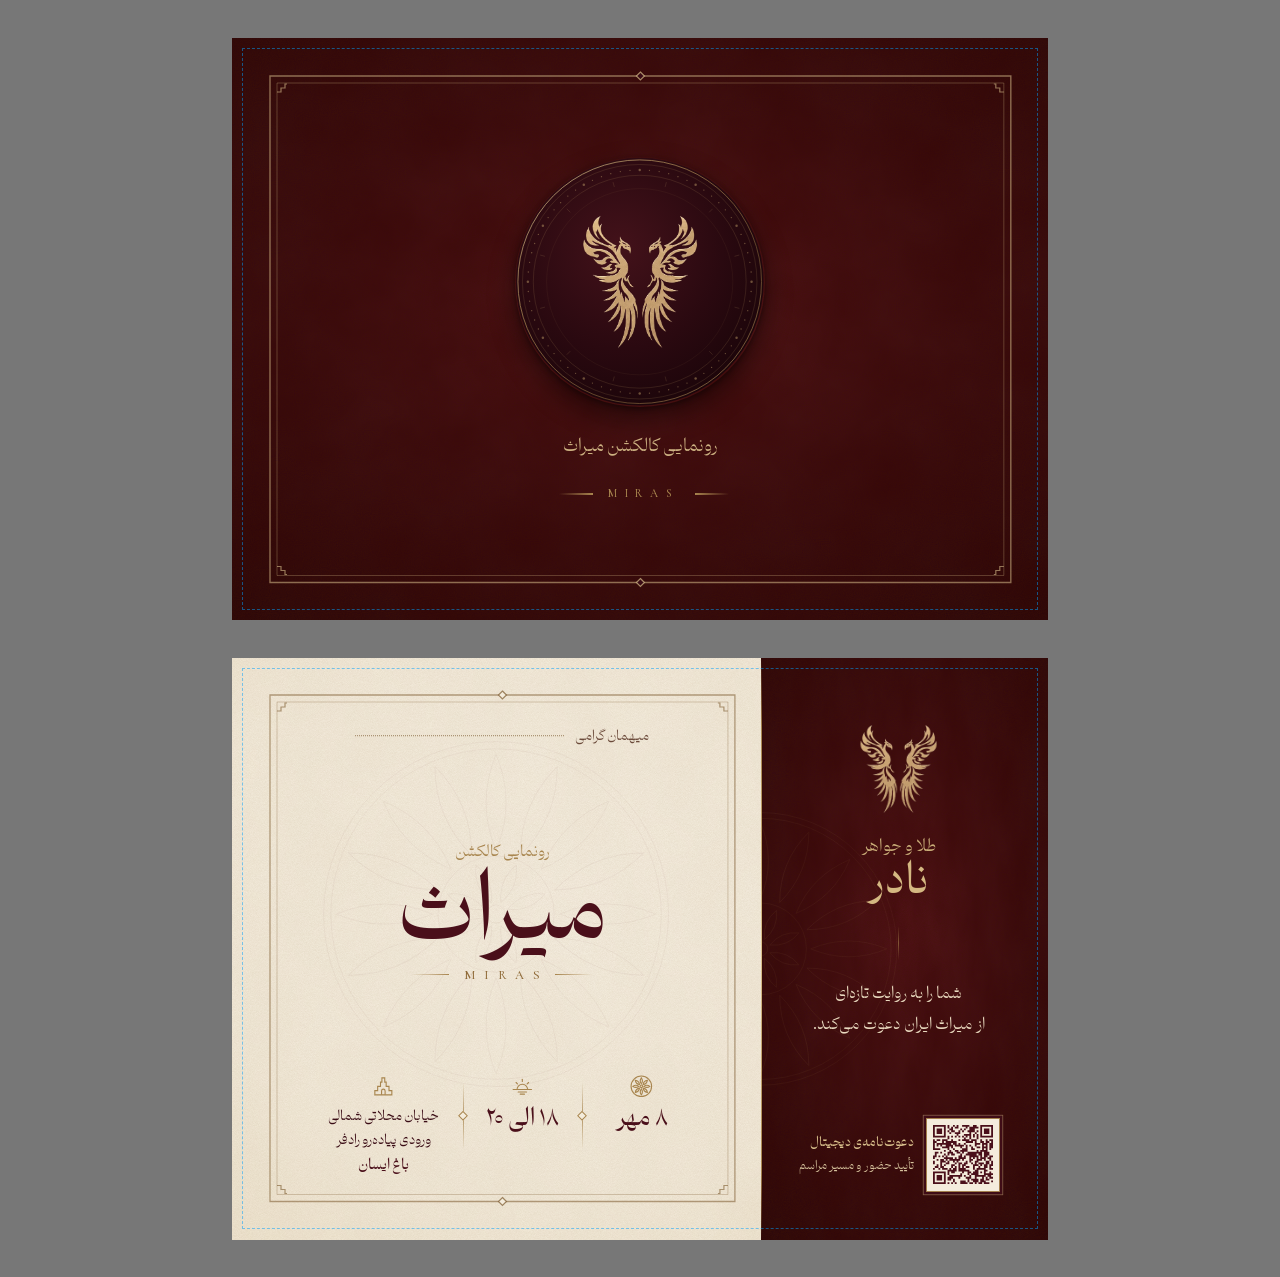
<file: print/invitation.html>
<!doctype html>
<html lang="fa" dir="rtl">
<head>
<meta charset="utf-8">
<title>نادر · رونمایی کالکشن میراث — دعوت‌نامه چاپی</title>
<!--
  Printed invitation · A5 landscape (210 × 148 mm) + 3 mm bleed = 216 × 154 mm.
  Keep all type inside the safe area (8 mm from trim). Copy comes from ../js/config.js.
  Build: see print/build.sh
-->
<style>
  @font-face { font-family: "Doran"; src: url("../assets/fonts/Doran-Thin.woff2") format("woff2"); font-weight: 100; }
  @font-face { font-family: "Doran"; src: url("../assets/fonts/Doran-Light.woff2") format("woff2"); font-weight: 300; }
  @font-face { font-family: "Doran"; src: url("../assets/fonts/Doran-Regular.woff2") format("woff2"); font-weight: 400; }
  @font-face { font-family: "Doran"; src: url("../assets/fonts/Doran-Medium.woff2") format("woff2"); font-weight: 500; }
  @font-face { font-family: "Cormorant Garamond"; src: url("../assets/fonts/Cormorant-Medium-subset.woff2") format("woff2"); font-weight: 500; }

  @page { size: 216mm 154mm; margin: 0; }

  :root {
    --bleed: 3mm;
    --wine: #4a0f1a;
    --wine-deep: #2a060d;
    --wine-mid: #5e1624;
    --gold: #a8854e;
    --gold-soft: rgba(168, 133, 78, .6);
    --gold-light: #d9c08c;
    --cream: #f4ecdc;
    --cream-2: #ece0c8;
    --ink: #3a0c15;
  }
  * { box-sizing: border-box; margin: 0; padding: 0; }
  address { font-style: normal; }
  html, body { background: #777; }
  body {
    font-family: "Doran", sans-serif; font-weight: 400;
    -webkit-print-color-adjust: exact; print-color-adjust: exact;
    -webkit-font-smoothing: antialiased;
  }
  @media screen { body { display: grid; gap: 10mm; padding: 10mm; justify-content: center; } }

  .page {
    position: relative; overflow: hidden;
    width: 216mm; height: 154mm;
    page-break-after: always; break-after: page;
  }
  .page:last-child { page-break-after: auto; break-after: auto; }

  /* trim & safe guides (screen only) */
  @media screen {
    .page::after { content: ""; position: absolute; inset: var(--bleed); outline: .3mm dashed rgba(0,160,255,.5); pointer-events: none; z-index: 99; }
  }

  /* ---------- shared textures ---------- */
  .leather {
    background:
      radial-gradient(90% 80% at 50% 45%, #58141f 0%, #3d0c15 45%, #23060b 100%);
  }
  .grain { position: absolute; inset: 0; pointer-events: none; }
  .grain svg { width: 100%; height: 100%; display: block; }

  .paper {
    background:
      radial-gradient(120% 100% at 60% 40%, #f7f0e3 0%, var(--cream) 55%, var(--cream-2) 100%);
  }

  /* ---------- engraved frame ---------- */
  .frame { position: absolute; pointer-events: none; }
  .frame svg { position: absolute; inset: 0; width: 100%; height: 100%; overflow: visible; }
  .frame rect, .frame path { fill: none; vector-effect: non-scaling-stroke; }

  /* =========================================================
     PAGE 1 · COVER
     ========================================================= */
  .cover { color: var(--gold-light); }
  .cover .frame { inset: calc(var(--bleed) + 7mm); }
  .cover .frame .o { stroke: rgba(217, 192, 140, .55); stroke-width: 1.4; }
  .cover .frame .i { stroke: rgba(217, 192, 140, .28); stroke-width: 1.0; }
  .cover .frame .n { stroke: rgba(217, 192, 140, .6); stroke-width: 1.2; }
  .cover .frame .dm { fill: #3a0b15; stroke: rgba(217, 192, 140, .7); stroke-width: 1.2; }

  .cover__body {
    position: absolute; inset: 0;
    display: grid; justify-items: center; align-content: center;
    gap: 7mm;
  }
  .seal {
    position: relative; width: 66mm; height: 66mm; border-radius: 50%;
    display: grid; place-items: center;
    box-shadow: 0 3mm 7mm rgba(0,0,0,.45), 0 .6mm 1.4mm rgba(0,0,0,.35);
  }
  .seal svg { position: absolute; inset: 0; width: 100%; height: 100%; }
  .seal img { position: relative; width: 50%; filter: sepia(.15) saturate(.85) brightness(.95); }
  .cover__title { font-size: 12.5pt; font-weight: 400; color: var(--gold-light); opacity: .92; }
  .cover__latin {
    font-family: "Cormorant Garamond", serif; font-weight: 500;
    font-size: 8.5pt; letter-spacing: .7em; margin-right: -.7em;
    color: var(--gold); display: flex; align-items: center; gap: 4mm; direction: ltr;
  }
  .cover__latin i { display: block; width: 9mm; height: .3mm; background: linear-gradient(90deg, transparent, var(--gold)); }
  .cover__latin i:last-child { background: linear-gradient(90deg, var(--gold), transparent); }

  /* =========================================================
     PAGE 2 · INSIDE
     ========================================================= */
  .inside { display: grid; grid-template-columns: 76mm 1fr; }

  /* burgundy panel — on the right, where a Persian reader begins */
  .panel {
    position: relative; overflow: hidden;
    color: var(--cream);
    display: grid; grid-template-rows: 1fr auto;
    padding: calc(var(--bleed) + 14mm) calc(var(--bleed) + 10mm) calc(var(--bleed) + 10mm) 10mm;
  }
  .panel::before { /* carved rosette, half hidden at the fold */
    content: ""; position: absolute; left: -38mm; top: 50%; width: 76mm; height: 76mm; translate: 0 -50%;
    background: var(--rosette) center / contain no-repeat; opacity: .13;
  }
  .panel::after { /* gold edge where panel meets paper */
    content: ""; position: absolute; left: 0; top: 0; bottom: 0; width: .35mm;
    background: linear-gradient(to bottom, transparent, var(--gold) 12%, var(--gold-light) 50%, var(--gold) 88%, transparent);
  }
  .panel__top { position: relative; display: grid; justify-items: center; align-content: start; text-align: center; }
  .panel__logo { width: 22mm; margin-bottom: 5mm; filter: sepia(.15) saturate(.85) brightness(.95); }
  .panel__house { font-size: 12pt; line-height: 1.6; color: #c9ad78; margin-bottom: -.5mm; }
  .panel__brand {
    font-weight: 500; font-size: 30pt; line-height: 1.2;
    color: #d4b882;
  }
  .panel__rule { width: .3mm; height: 9mm; margin: 5mm 0; background: linear-gradient(to bottom, transparent, var(--gold-soft), transparent); }
  .panel__lines { font-size: 11.5pt; line-height: 2.05; color: #eadbc0; }
  .panel__lines span { display: block; }

  .panel__qr { position: relative; display: grid; grid-template-columns: auto 1fr; align-items: center; gap: 3.5mm; }
  .qr-plate {
    width: 19mm; height: 19mm; padding: 1.6mm; background: var(--cream);
    box-shadow: 0 0 0 .25mm var(--gold), 0 0 0 .9mm #3f0c16, 0 0 0 1.1mm rgba(217,192,140,.5);
  }
  .qr-plate img { display: block; width: 100%; height: 100%; }
  .qr-caption { font-size: 8.5pt; line-height: 1.9; color: #d8c49e; }
  .qr-caption b { display: block; font-weight: 500; font-size: 9.2pt; color: var(--gold-light); }

  /* cream side */
  .sheet { position: relative; color: var(--ink); }
  .sheet .frame { inset: calc(var(--bleed) + 7mm) 7mm calc(var(--bleed) + 7mm) calc(var(--bleed) + 7mm); }
  .sheet .frame .o { stroke: rgba(122, 88, 44, .55); stroke-width: 1.3; }
  .sheet .frame .i { stroke: rgba(122, 88, 44, .28); stroke-width: 1.0; }
  .sheet .frame .n { stroke: rgba(122, 88, 44, .6); stroke-width: 1.2; }
  .sheet .frame .dm { fill: var(--cream); stroke: rgba(122, 88, 44, .7); stroke-width: 1.2; }

  .sheet__watermark {
    position: absolute; left: 50%; top: 44%; width: 96mm; height: 96mm; translate: -50% -50%;
    background: var(--rosette-ink) center / contain no-repeat; opacity: .045;
  }
  .sheet__body {
    position: absolute;
    inset: calc(var(--bleed) + 15mm) 16mm calc(var(--bleed) + 13mm) calc(var(--bleed) + 16mm);
    display: grid; grid-template-rows: auto 1fr auto; justify-items: center; text-align: center;
  }

  .guest { display: flex; align-items: baseline; gap: 3mm; font-size: 9.8pt; color: #6b4a3a; width: 78mm; }
  .guest span { white-space: nowrap; }
  .guest i { flex: 1; border-bottom: .35mm dotted rgba(122, 88, 44, .7); transform: translateY(-1mm); }

  .hero { display: grid; justify-items: center; align-content: center; }
  .hero__unveil { font-size: 11pt; color: var(--gold); margin-bottom: 1.5mm; }
  .hero__miras {
    font-weight: 500; font-size: 64pt; line-height: 1.12; color: var(--wine);
  }
  .hero__latin {
    font-family: "Cormorant Garamond", serif; font-weight: 500;
    font-size: 9.5pt; letter-spacing: .72em; color: #8f6a38;
    display: flex; align-items: center; gap: 4mm; direction: ltr; margin-top: .5mm;
  }
  .hero__latin span { margin-right: -.72em; }
  .hero__latin i { display: block; width: 10mm; height: .3mm; background: linear-gradient(90deg, transparent, var(--gold)); }
  .hero__latin i:last-child { background: linear-gradient(90deg, var(--gold), transparent); }

  .details { display: grid; grid-template-columns: 1fr auto 1fr auto 1.35fr; align-items: start; width: 100%; }
  .detail { display: grid; justify-items: center; gap: 2mm; }
  .detail .glyph { width: 6mm; height: 6mm; color: var(--gold); }
  .detail .glyph svg { width: 100%; height: 100%; display: block; }
  .detail__big { font-size: 17pt; line-height: 1.3; color: var(--wine); font-weight: 500; }
  .detail__addr { font-size: 9.8pt; line-height: 1.85; color: var(--ink); }
  .detail__addr span { display: block; }
  .detail__addr span:last-child { color: var(--wine); font-weight: 500; font-size: 10.5pt; }
  .vrule { position: relative; width: .25mm; height: 18mm; margin-top: 2mm; background: linear-gradient(to bottom, rgba(168,133,78,0), rgba(168,133,78,.85) 50%, rgba(168,133,78,0)); }
  .vrule::after { content: ""; position: absolute; left: 50%; top: 50%; width: 1.4mm; height: 1.4mm; translate: -50% -50%; rotate: 45deg; border: .3mm solid var(--gold); background: var(--cream); }
  /* ---------- print strength (press check: thin type & hairlines fill in) ---------- */
  .glyph svg * { stroke-width: 1.55; }
  .frame .n { stroke-width: 1.2 !important; }
</style>
</head>
<body>

<!-- ========== PAGE 1 · COVER ========== -->
<section class="page cover leather">
  <div class="grain" data-grain="dark"></div>
  <div class="frame" data-frame></div>
  <div class="cover__body">
    <div class="seal" data-seal></div>
    <p class="cover__title" data-copy="event.title"></p>
    <p class="cover__latin"><i></i><span data-copy="event.collectionLatin"></span><i></i></p>
  </div>
</section>

<!-- ========== PAGE 2 · INSIDE ========== -->
<section class="page inside">
  <aside class="panel leather">
    <div class="grain" data-grain="dark"></div>
    <div class="panel__top">
      <img class="panel__logo" data-logo alt="">
      <p class="panel__house" data-copy="event.brandHouse"></p>
      <p class="panel__brand" data-copy="event.brand"></p>
      <span class="panel__rule"></span>
      <p class="panel__lines" data-lines="inviteLines"></p>
    </div>
    <div class="panel__qr">
      <div class="qr-plate"><img src="qr.svg" alt="QR"></div>
      <p class="qr-caption"><b>دعوت‌نامه‌ی دیجیتال</b>تأیید حضور و مسیر مراسم</p>
    </div>
  </aside>

  <div class="sheet paper">
    <div class="grain" data-grain="light"></div>
    <div class="sheet__watermark"></div>
    <div class="frame" data-frame></div>
    <div class="sheet__body">
      <p class="guest"><span>میهمان گرامی</span><i></i></p>

      <div class="hero">
        <p class="hero__unveil" data-copy="unveil"></p>
        <h1 class="hero__miras" data-copy="event.collection"></h1>
        <p class="hero__latin"><i></i><span data-copy="event.collectionLatin"></span><i></i></p>
      </div>

      <div class="details">
        <div class="detail"><span class="glyph" data-glyph="rosette"></span><p class="detail__big" data-copy="event.date"></p></div>
        <span class="vrule"></span>
        <div class="detail"><span class="glyph" data-glyph="dusk"></span><p class="detail__big" data-copy="event.time"></p></div>
        <span class="vrule"></span>
        <div class="detail"><span class="glyph" data-glyph="gate"></span><address class="detail__addr" data-lines="event.address"></address></div>
      </div>
    </div>
  </div>
</section>

<script src="../js/config.js"></script>
<script src="../js/motifs.js"></script>
<script>
  const C = window.NADER_CONFIG, M = window.NADER_MOTIFS;
  const get = (p) => p.split(".").reduce((o, k) => o && o[k], { ...C.copy, event: C.event });
  const $$ = (s) => [...document.querySelectorAll(s)];
  const svgURL = (svg) => `url("data:image/svg+xml,${encodeURIComponent(svg)}")`;

  $$("[data-copy]").forEach((el) => { el.textContent = get(el.dataset.copy); });
  $$("[data-lines]").forEach((el) => {
    get(el.dataset.lines).forEach((l) => { const s = document.createElement("span"); s.textContent = l; el.appendChild(s); });
  });
  $$("[data-glyph]").forEach((el) => { el.innerHTML = M.glyphs[el.dataset.glyph]; });
  $$("[data-logo]").forEach((el) => { el.src = "../" + C.assets.logo; });
  $$("[data-seal]").forEach((el) => {
    el.innerHTML = M.sealRings() + `<img src="../${C.assets.logo}" alt="${C.event.brand}">`;
  });

  // carved rosettes: gold on the panel, ink watermark on the paper
  const root = document.documentElement.style;
  root.setProperty("--rosette", svgURL(M.doorArt()));
  root.setProperty("--rosette-ink", svgURL(M.doorArt().replaceAll("#c9a86e", "#5a1a22")));

  // paper / leather grain (vector filter, rendered at print resolution)
  const grain = (tone) => `<svg xmlns="http://www.w3.org/2000/svg" preserveAspectRatio="none" viewBox="0 0 800 600">
    <filter id="g${tone}"><feTurbulence type="fractalNoise" baseFrequency="${tone === "dark" ? ".9" : "1.1"}" numOctaves="3" seed="${tone === "dark" ? 7 : 3}"/>
    <feColorMatrix values="0 0 0 0 ${tone === "dark" ? ".06" : ".45"}  0 0 0 0 ${tone === "dark" ? ".01" : ".34"}  0 0 0 0 ${tone === "dark" ? ".0" : ".2"}  0 0 0 ${tone === "dark" ? ".5" : ".2"} 0"/></filter>
    <rect width="800" height="600" filter="url(#g${tone})"/>
    <filter id="m${tone}"><feTurbulence type="fractalNoise" baseFrequency=".012" numOctaves="4" seed="11"/>
    <feColorMatrix values="0 0 0 0 ${tone === "dark" ? ".03" : ".55"}  0 0 0 0 ${tone === "dark" ? ".0" : ".42"}  0 0 0 0 ${tone === "dark" ? ".0" : ".26"}  0 0 0 ${tone === "dark" ? ".45" : ".07"} 0"/></filter>
    <rect width="800" height="600" filter="url(#m${tone})"/></svg>`;
  $$("[data-grain]").forEach((el) => { el.innerHTML = grain(el.dataset.grain); });

  // engraved frames sized to their boxes (mm → px at 96dpi)
  $$("[data-frame]").forEach((el) => {
    const { width: w, height: h } = el.getBoundingClientRect();
    const i = 7, s = 9;
    const notch = (x, y, sx, sy) => `<path class="n" d="M${x} ${y + sy * s} h${sx * 4} v${-sy * 4} h${sx * 4} v${-sy * 4} h${sx * 2}"/>`;
    el.innerHTML = `<svg viewBox="0 0 ${w} ${h}">
      <rect class="o" x="0" y="0" width="${w}" height="${h}"/>
      <rect class="i" x="${i}" y="${i}" width="${w - 2 * i}" height="${h - 2 * i}"/>
      ${notch(i, i, 1, 1)}${notch(w - i, i, -1, 1)}${notch(i, h - i, 1, -1)}${notch(w - i, h - i, -1, -1)}
      <path class="dm" d="M${w / 2} ${-4} l4 4 l-4 4 l-4 -4 Z"/>
      <path class="dm" d="M${w / 2} ${h - 4} l4 4 l-4 4 l-4 -4 Z"/></svg>`;
  });
</script>
</body>
</html>
</file>
<file: css/style.css>
/* ==================================================================
   Nader · Miras — private invitation
   ================================================================== */

/* ---------- Doran ---------- */
@font-face { font-family: "Doran"; src: url("../assets/fonts/Doran-Thin.woff2") format("woff2"); font-weight: 100; font-display: swap; }
@font-face { font-family: "Doran"; src: url("../assets/fonts/Doran-Light.woff2") format("woff2"); font-weight: 300; font-display: swap; }
@font-face { font-family: "Doran"; src: url("../assets/fonts/Doran-Regular.woff2") format("woff2"); font-weight: 400; font-display: swap; }
@font-face { font-family: "Doran"; src: url("../assets/fonts/Doran-Medium.woff2") format("woff2"); font-weight: 500; font-display: swap; }

:root {
  --ink: #0f0204;
  --bg: #1d050a;
  --wine: #2a0910;
  --wine-2: #3a0e16;
  --gold: #c2a06a;
  --gold-soft: rgba(194, 160, 106, .55);
  --gold-faint: rgba(194, 160, 106, .22);
  --gold-deep: #7a5c34;
  --gold-light: #e4cf9f;
  --cream: #dcc8a4;

  --gold-grad: linear-gradient(100deg,
    #6f5431 0%, #a5824f 22%, #d8bd88 40%, #efdcae 48%, #c9a86e 56%, #8d6c40 74%, #b08c57 88%, #6f5431 100%);

  --ease: cubic-bezier(.22, .61, .21, 1);
  --ease-door: cubic-bezier(.66, 0, .18, 1);
  --slow: 1.5s;

  --safe-t: env(safe-area-inset-top, 0px);
  --safe-b: env(safe-area-inset-bottom, 0px);
  --safe-l: env(safe-area-inset-left, 0px);
  --safe-r: env(safe-area-inset-right, 0px);
}

*, *::before, *::after { box-sizing: border-box; }
html, body { height: 100%; margin: 0; }
body {
  background: var(--bg);
  color: var(--cream);
  font-family: "Doran", system-ui, sans-serif;
  font-weight: 300;
  overflow: hidden;
  overscroll-behavior: none;
  -webkit-font-smoothing: antialiased;
  -webkit-tap-highlight-color: transparent;
  text-rendering: optimizeLegibility;
  touch-action: manipulation;
  user-select: none;
  -webkit-user-select: none;
}
p, h1, h2, address { margin: 0; font-style: normal; font-weight: inherit; }
button { font: inherit; color: inherit; background: none; border: 0; padding: 0; cursor: pointer; }
a { color: inherit; text-decoration: none; }
img { -webkit-user-drag: none; }
.sr-only { position: absolute; width: 1px; height: 1px; overflow: hidden; clip: rect(0 0 0 0); white-space: nowrap; }

/* Persian script must never be letter-spaced — spacing lives in size and air. */

/* ---------- Atmosphere ---------- */
.atmosphere { position: fixed; inset: 0; z-index: 0; pointer-events: none; }
.atmosphere__texture {
  position: absolute; inset: -4%;
  background: var(--texture) center / cover;
  opacity: .7;
  filter: saturate(.95) brightness(.72);
  transform: scale(1.02);
  animation: breathe 28s ease-in-out infinite alternate;
}
.atmosphere__vignette {
  position: absolute; inset: 0;
  background:
    radial-gradient(70% 45% at 50% 46%, rgba(92, 20, 32, .32) 0%, transparent 100%),
    radial-gradient(110% 75% at 50% 46%, rgba(60, 12, 20, .1) 0%, rgba(22, 3, 7, .45) 60%, rgba(10, 1, 3, .9) 100%),
    linear-gradient(to bottom, rgba(12, 1, 4, .5), transparent 22%, transparent 78%, rgba(12, 1, 4, .65));
}
@keyframes breathe { to { transform: scale(1.07) translate3d(-1%, -1%, 0); } }

.dust { position: fixed; inset: 0; width: 100%; height: 100%; z-index: 4; pointer-events: none; }

/* ---------- Stage & scenes ---------- */
.stage {
  position: fixed; inset: 0; z-index: 2;
  height: 100vh; height: 100dvh;
  opacity: 0; transition: opacity 1.2s var(--ease);
}
.is-loaded .stage { opacity: 1; }

.scene {
  position: absolute; inset: 0;
  display: grid; place-items: center;
  padding: calc(var(--safe-t) + 24px) calc(var(--safe-r) + 24px) calc(var(--safe-b) + 24px) calc(var(--safe-l) + 24px);
  opacity: 0; visibility: hidden;
  transition: opacity 1.2s var(--ease), filter 1.2s var(--ease), transform 1.4s var(--ease), visibility 0s 1.4s;
}
.scene.is-active { opacity: 1; visibility: visible; transition-delay: 0s; }
.scene.is-leaving { opacity: 0; filter: blur(8px); transform: translate3d(0, -2.5vh, 0) scale(.99); }

/* staged reveal: blur-to-focus, slow rise */
.fx, .seal, .seal__invite, .seal__cta, .reveal__brand, .reveal__lines .line, .reveal__unveil,
.reveal__miras, .card, .card__title, .card__item, .card .rule, .final__line, .final__logo, .final__actions {
  opacity: 0;
  filter: blur(10px);
  transform: translate3d(0, 14px, 0);
  transition: opacity var(--slow) var(--ease), filter var(--slow) var(--ease), transform 2.2s var(--ease);
}
.is-in { opacity: 1 !important; filter: blur(0) !important; transform: none !important; }

/* ---------- Gold ---------- */
.gold-text {
  background: var(--gold-grad);
  background-size: 260% 100%;
  background-position: 100% 0;
  -webkit-background-clip: text; background-clip: text;
  color: transparent;
  animation: goldSheen 11s ease-in-out infinite alternate;
}
@keyframes goldSheen { to { background-position: 0% 0; } }

.logo { position: relative; display: block; aspect-ratio: 758 / 862; }
.logo img {
  display: block; width: 100%; height: 100%;
  filter: sepia(.18) saturate(.82) brightness(.9) contrast(1.02) drop-shadow(0 1px 0 rgba(0, 0, 0, .45));
}
.logo__sheen {
  position: absolute; inset: 0;
  -webkit-mask: var(--logo-mask) center / contain no-repeat;
          mask: var(--logo-mask) center / contain no-repeat;
  background: linear-gradient(105deg, transparent 38%, rgba(255, 238, 205, .75) 50%, transparent 62%);
  background-size: 300% 100%;
  background-position: 120% 0;
  mix-blend-mode: overlay;
  animation: logoLight 7s var(--ease) 1.2s infinite;
}
@keyframes logoLight {
  0% { background-position: 120% 0; }
  55%, 100% { background-position: -20% 0; }
}

/* ==================================================================
   01 · Seal
   ================================================================== */
.scene--seal { grid-template-rows: 1fr auto 1fr; gap: 0; justify-items: center; }
.seal__invite {
  align-self: end;
  margin-bottom: clamp(28px, 6vh, 56px);
  font-size: clamp(19px, 5.4vw, 24px);
  color: var(--gold-light);
  opacity: 0;
  text-align: center;
}
.seal__invite.is-in { opacity: .88 !important; }

.seal {
  position: relative;
  width: min(68vw, 34vh, 300px);
  aspect-ratio: 1;
  border-radius: 50%;
  transition-duration: 2.4s;
  -webkit-tap-highlight-color: transparent;
}
.seal:focus-visible { outline: 1px solid var(--gold-soft); outline-offset: 10px; }
.seal::before { /* warm halo */
  content: ""; position: absolute; inset: -30%;
  border-radius: 50%;
  background: radial-gradient(closest-side, rgba(196, 150, 90, .14), transparent 70%);
  animation: halo 5.5s ease-in-out infinite;
  pointer-events: none;
}
@keyframes halo { 50% { opacity: .45; transform: scale(.94); } }

.seal__body {
  position: absolute; inset: 0;
  border-radius: 50%;
  display: grid; place-items: center;
  box-shadow:
    0 30px 60px -20px rgba(0, 0, 0, .75),
    0 8px 18px rgba(0, 0, 0, .45),
    inset 0 1px 0 rgba(255, 220, 170, .08),
    inset 0 -10px 30px rgba(0, 0, 0, .45);
  transition: transform .6s var(--ease);
}
.seal__rings { position: absolute; inset: 0; width: 100%; height: 100%; }
.seal__logo { position: relative; width: 50%; }
.seal:active .seal__body--whole { transform: scale(.985); }
.scene--seal.is-ready .seal { cursor: pointer; }

.seal__body--half { visibility: hidden; box-shadow: none; }
.seal__crack {
  position: absolute; inset: 0; width: 100%; height: 100%;
  overflow: visible; pointer-events: none;
}
.seal__crack polyline {
  stroke: #f3deb0;
  stroke-width: 1.3px;
  vector-effect: non-scaling-stroke;
  stroke-dasharray: 1; stroke-dashoffset: 1;
  filter: drop-shadow(0 0 3px rgba(240, 200, 130, .9)) drop-shadow(0 0 10px rgba(220, 160, 80, .5));
  opacity: 0;
}
.seal.is-cracking .seal__crack polyline { opacity: 1; transition: stroke-dashoffset .38s cubic-bezier(.5, 0, .2, 1), opacity .1s; stroke-dashoffset: 0; }
.seal.is-cracking [data-crack-branch-a] { transition-delay: .14s; }
.seal.is-cracking [data-crack-branch-b] { transition-delay: .22s; }
.seal.is-cracking .seal__body--whole { animation: tremor .5s linear; }
@keyframes tremor {
  0%, 100% { transform: none; }
  20% { transform: translate3d(.6px, 0, 0) rotate(.15deg); }
  40% { transform: translate3d(-.7px, .3px, 0) rotate(-.15deg); }
  60% { transform: translate3d(.4px, -.3px, 0); }
  80% { transform: translate3d(-.3px, 0, 0); }
}

.seal.is-broken .seal__body--whole { visibility: hidden; }
.seal.is-broken .seal__body--half { visibility: visible; }
.seal.is-broken .seal__crack polyline { opacity: 0; transition: opacity .9s var(--ease); }
.seal.is-broken .seal__body--l { animation: halfL 1.6s var(--ease-door) forwards; }
.seal.is-broken .seal__body--r { animation: halfR 1.6s var(--ease-door) forwards; }
@keyframes halfL { to { transform: translate3d(-34%, 5%, 0) rotate(-9deg); opacity: 0; filter: blur(3px); } }
@keyframes halfR { to { transform: translate3d(34%, 4%, 0) rotate(8deg); opacity: 0; filter: blur(3px); } }
.seal.is-broken::before { opacity: 0; transition: opacity .8s; animation: none; }

.seal__cta {
  align-self: start;
  margin-top: clamp(30px, 6.5vh, 60px);
  display: grid; justify-items: center; gap: 14px;
  font-size: 15px;
  color: var(--gold);
}
.seal__cta.is-in { opacity: .8 !important; }
.seal__cta-line {
  width: 1px; height: 34px;
  background: linear-gradient(to bottom, transparent, var(--gold-soft));
  transform-origin: top;
}
.scene--seal.is-breaking .seal__invite,
.scene--seal.is-breaking .seal__cta { opacity: 0 !important; filter: blur(6px) !important; transition-duration: 1s; }

/* ==================================================================
   02 · Reveal
   ================================================================== */
.scene--reveal { overflow: hidden; }

.reveal {
  position: relative; z-index: 1;
  width: 100%; height: 100%;
  display: grid; justify-items: center; align-content: center; text-align: center;
  padding-bottom: clamp(24px, 6vh, 64px); /* optical centre sits a little high */
}
.reveal__intro { display: grid; justify-items: center; gap: clamp(8px, 1.6vh, 16px); transition: opacity 2s var(--ease); }
.scene--reveal.is-hero .reveal__intro { opacity: .9; }

.reveal__brand {
  font-weight: 400;
  font-size: clamp(40px, 11.5vw, 62px);
  line-height: 1.25;
  background: var(--gold-grad); background-size: 260% 100%;
  -webkit-background-clip: text; background-clip: text; color: transparent;
  animation: goldSheen 11s ease-in-out infinite alternate;
}
.reveal__lines { display: grid; font-size: clamp(16px, 4.6vw, 21px); line-height: 2.05; color: var(--cream); }
.reveal__lines .line { display: block; }
.reveal__lines .line.is-in { opacity: .8 !important; }

/* hairline with a small lozenge, linking the invitation to the name */
.reveal__divider {
  position: relative; display: block;
  width: 1px; height: clamp(40px, 7.5vh, 72px);
  margin: clamp(18px, 3.4vh, 32px) 0 clamp(14px, 2.6vh, 24px);
  background: linear-gradient(to bottom, transparent, var(--gold-soft) 30%, var(--gold-soft) 70%, transparent);
  transform-origin: top; transform: scaleY(0); opacity: 0;
  transition: transform 1.4s var(--ease), opacity 1s var(--ease);
}
.reveal__divider::after {
  content: ""; position: absolute; left: 50%; top: 50%;
  width: 5px; height: 5px; translate: -50% -50%; rotate: 45deg;
  border: 1px solid var(--gold-soft); background: var(--bg);
}
.reveal__divider.is-in { transform: none; opacity: 1; }

.reveal__hero { display: grid; justify-items: center; }
.reveal__unveil { font-size: clamp(15px, 4.3vw, 19px); color: var(--gold); margin-bottom: clamp(10px, 2vh, 18px); }
.reveal__unveil.is-in { opacity: .85 !important; }
.reveal__miras {
  font-weight: 400;
  font-size: clamp(100px, 33vw, 210px);
  line-height: 1.12;
  padding: 0 .08em .06em;
  transform: translate3d(0, 10px, 0) scale(1.05);
  filter: blur(18px);
  transition-duration: 2.4s, 2.6s, 3s;
  position: relative;
}

@font-face { font-family: "Cormorant Garamond"; src: url("../assets/fonts/Cormorant-Light-subset.woff2") format("woff2"); font-weight: 300; font-display: swap; }
.reveal__latin {
  display: flex; align-items: center; justify-content: center;
  gap: 16px;
  margin-top: clamp(2px, .6vh, 8px);
  font-family: "Cormorant Garamond", "Times New Roman", serif;
  font-weight: 300;
  font-size: clamp(13px, 3.7vw, 17px);
  letter-spacing: .62em;
  color: var(--gold);
  opacity: 0;
  transition: opacity 2s var(--ease), letter-spacing 2.6s var(--ease);
}
.reveal__latin span[data-copy] { margin-right: -.62em; } /* cancel trailing tracking so it stays centred */
.reveal__latin.is-in { opacity: .82; letter-spacing: .62em; }
.reveal__latin:not(.is-in) { letter-spacing: .3em; }
.reveal__latin-rule {
  display: block; width: clamp(22px, 7vw, 40px); height: 1px;
  background: linear-gradient(90deg, transparent, var(--gold-soft));
}
.reveal__latin-rule:last-child { background: linear-gradient(90deg, var(--gold-soft), transparent); }

/* faint relief — almost disappears */
.relief {
  position: absolute; inset: -5%;
  display: grid; place-items: center;
  opacity: 0;
  filter: none; transform: scale(1.04);
  transition: opacity 4s var(--ease), transform 8s var(--ease);
  pointer-events: none;
}
.relief.is-in { opacity: 1; transform: none; }
.relief svg {
  position: absolute; left: 50%; top: 50%;
  translate: -50% -50%;
  width: min(135vw, 92vh, 1000px); height: min(135vw, 92vh, 1000px);
  opacity: .045;
}
.relief::after { /* a thin warm light passing across the carving */
  content: ""; position: absolute; inset: 0;
  background: radial-gradient(40% 55% at 50% 50%, rgba(214, 170, 104, .09), transparent 70%);
  animation: reliefLight 14s ease-in-out infinite alternate;
}
@keyframes reliefLight {
  from { transform: translate3d(-22%, -6%, 0); }
  to   { transform: translate3d(22%, 6%, 0); }
}

/* palace doors */
.doors { position: absolute; inset: 0; z-index: 3; pointer-events: none; perspective: 1400px; }
.door {
  position: absolute; top: 0; bottom: 0; width: 50.2%;
  overflow: hidden;
  background:
    linear-gradient(to bottom, rgba(10, 1, 3, .5), transparent 30%, transparent 70%, rgba(10, 1, 3, .6)),
    linear-gradient(rgba(23, 4, 7, .58), rgba(23, 4, 7, .58)),
    var(--texture) center / cover, var(--wine);
  transition: transform 2.5s var(--ease-door), opacity 1s var(--ease) 1.7s;
  will-change: transform;
}
.door::before { /* carved rosette, split by the seam */
  content: ""; position: absolute; top: 0; bottom: 0; width: 200%;
  background: var(--door-art) center / min(78vw, 46vh, 440px) no-repeat;
  opacity: .16;
}
.door::after { /* inset panel line */
  content: ""; position: absolute; inset: calc(var(--safe-t) + 18px) 18px calc(var(--safe-b) + 18px);
  border: 1px solid rgba(194, 160, 106, .12);
}
.door--r { right: 0; transform-origin: right center; }
.door--l { left: 0; transform-origin: left center; }
.door--r::before { right: 0; }
.door--l::before { left: 0; }
.door--r::after { left: 0; border-left: 0; }
.door--l::after { right: 0; border-right: 0; }
.door__edge {
  position: absolute; top: 0; bottom: 0; width: 1px;
  background: linear-gradient(to bottom, transparent, rgba(214, 180, 120, .38) 20%, rgba(214, 180, 120, .38) 80%, transparent);
}
.door--r .door__edge { left: 0; }
.door--l .door__edge { right: 0; }

.doors__seam {
  position: absolute; left: 50%; top: 50%;
  width: 2px; height: 0; translate: -50% -50%;
  background: linear-gradient(to bottom, transparent, #f2dcae 30%, #fff1d2 50%, #f2dcae 70%, transparent);
  box-shadow: 0 0 18px 3px rgba(236, 196, 128, .35), 0 0 60px 12px rgba(200, 140, 70, .18);
  opacity: 0;
  transition: height 1.6s var(--ease), opacity 1.2s var(--ease);
}
.doors.is-lit .doors__seam { height: 78%; opacity: 1; }
.doors.is-open .doors__seam { opacity: 0; transition-duration: .8s, 1.1s; }
.doors.is-open .door--r { transform: translate3d(101%, 0, 0) rotateY(-16deg); }
.doors.is-open .door--l { transform: translate3d(-101%, 0, 0) rotateY(16deg); }
.doors.is-open .door { opacity: 0; }

/* ==================================================================
   03 · Details — the engraved card
   ================================================================== */
.scene--details { padding-bottom: calc(var(--safe-b) + 96px); }
.card {
  position: relative;
  width: min(100%, 380px);
  padding: clamp(34px, 6.5vh, 58px) 28px clamp(34px, 6vh, 54px);
  display: grid; justify-items: center; text-align: center;
  background:
    radial-gradient(120% 70% at 50% 0%, rgba(90, 30, 36, .28), transparent 70%),
    linear-gradient(rgba(26, 5, 9, .72), rgba(18, 3, 6, .82));
  box-shadow: 0 40px 80px -30px rgba(0, 0, 0, .8), inset 0 1px 0 rgba(255, 220, 170, .04);
  -webkit-backdrop-filter: blur(2px); backdrop-filter: blur(2px);
  filter: none; transform: translate3d(0, 10px, 0);
}
.card__frame { position: absolute; inset: 0; width: 100%; height: 100%; overflow: visible; pointer-events: none; }
.card__frame rect, .card__frame path { fill: none; }
.card__frame .frame__outer { stroke: rgba(194, 160, 106, .42); stroke-width: 1; }
.card__frame .frame__inner { stroke: rgba(194, 160, 106, .2); stroke-width: 1; }
.card__frame .frame__notches path { stroke: rgba(194, 160, 106, .45); stroke-width: 1; }
.card__frame .frame__diamond { fill: var(--bg); stroke: rgba(194, 160, 106, .55); opacity: 0; transition: opacity 1.5s var(--ease) 1.4s; }
.card__frame .draw { stroke-dasharray: 1; stroke-dashoffset: 1; }
.card.is-in .card__frame .draw { animation: engrave 2.6s var(--ease-door) .1s forwards; }
@keyframes engrave { from { stroke-dashoffset: 1; } to { stroke-dashoffset: 0; } }
.card.is-in .card__frame .frame__diamond { opacity: 1; }

.card__title { font-size: clamp(14px, 3.9vw, 16px); color: var(--gold); margin-bottom: clamp(26px, 5vh, 44px); }
.card__title.is-in { opacity: .75 !important; }

.card__item { display: grid; justify-items: center; gap: clamp(8px, 1.6vh, 14px); }
.glyph { display: block; width: 26px; height: 26px; color: var(--gold); opacity: .7; }
.glyph svg { display: block; width: 100%; height: 100%; }

.card__date {
  font-weight: 300;
  font-size: clamp(48px, 15vw, 68px);
  line-height: 1.15;
  color: var(--gold-light);
}
.card__time {
  font-weight: 300;
  font-size: clamp(30px, 9.4vw, 42px);
  line-height: 1.2;
  color: var(--gold-light);
}
.card__address { display: grid; font-size: clamp(16px, 4.6vw, 19px); line-height: 2; color: var(--cream); }
.card__address .line:last-child { color: var(--gold-light); font-size: 1.12em; }

.card .rule {
  position: relative;
  display: block;
  width: 96px; height: 1px;
  margin: clamp(20px, 3.8vh, 34px) 0;
  background: linear-gradient(90deg, transparent, var(--gold-soft), transparent);
  filter: none; transform: scaleX(.2);
}
.card .rule::after {
  content: ""; position: absolute; left: 50%; top: 50%;
  width: 5px; height: 5px;
  translate: -50% -50%; rotate: 45deg;
  border: 1px solid var(--gold-soft);
  background: var(--bg);
}

/* ==================================================================
   04 · Final
   ================================================================== */
.final {
  display: grid; justify-items: center; text-align: center;
  width: min(100%, 420px);
}
.final__line { font-size: clamp(18px, 5vw, 25px); line-height: 1.9; }
.final__line--1 { color: var(--cream); }
.final__line--2 { color: var(--gold-light); margin-top: clamp(10px, 2vh, 18px); }
.final__line--1.is-in { opacity: .9 !important; }

.final__logo { width: clamp(84px, 24vw, 118px); margin: clamp(38px, 7vh, 64px) 0 clamp(40px, 7.5vh, 68px); }

.final__actions { display: grid; justify-items: center; gap: 22px; width: 100%; }

.cta { position: relative; display: inline-grid; place-items: center; text-align: center; cursor: pointer; }
.cta--primary {
  width: min(78vw, 300px);
  height: 56px;
  font-size: 17px;
  color: var(--gold-light);
  background: linear-gradient(180deg, rgba(70, 22, 28, .5), rgba(30, 6, 10, .6));
  box-shadow: inset 0 0 0 1px rgba(194, 160, 106, .28);
  transition: box-shadow 1.2s var(--ease), background 1.2s var(--ease);
}
.cta__trace { position: absolute; inset: 0; width: 100%; height: 100%; overflow: visible; pointer-events: none; }
.cta__trace rect {
  fill: none;
  stroke: #efd9a8;
  stroke-width: 1;
  stroke-dasharray: .06 .94;
  stroke-dashoffset: 0;
  opacity: .55;
  filter: drop-shadow(0 0 3px rgba(236, 196, 128, .7));
  animation: glint 7s linear infinite;
}
@keyframes glint { to { stroke-dashoffset: -1; } }
.cta--primary:hover .cta__trace rect,
.cta--primary:focus-visible .cta__trace rect,
.cta--primary.is-touched .cta__trace rect,
.cta--primary.is-lit .cta__trace rect {
  animation: none;
  stroke-dasharray: 1 0;
  opacity: 1;
  transition: stroke-dasharray 1.6s var(--ease), opacity .8s var(--ease);
}
.cta--primary.is-lit, .cta--primary.is-done {
  background: linear-gradient(180deg, rgba(92, 32, 36, .55), rgba(40, 9, 13, .7));
  box-shadow: inset 0 0 0 1px rgba(214, 180, 120, .5), 0 0 40px -8px rgba(200, 150, 80, .35);
}
.cta--primary:focus-visible { outline: none; }
.cta__label { position: relative; transition: opacity .5s var(--ease), filter .5s var(--ease); }
.cta__label.is-swapping { opacity: 0; filter: blur(4px); }
.cta--primary.is-done { cursor: default; }

.cta--secondary {
  font-size: 15px;
  color: var(--gold);
  padding: 8px 4px;
  opacity: .78;
  transition: opacity .6s var(--ease);
}
.cta--secondary::after {
  content: ""; position: absolute; left: 20%; right: 20%; bottom: 2px; height: 1px;
  background: linear-gradient(90deg, transparent, var(--gold-soft), transparent);
  transform: scaleX(.5); opacity: .6;
  transition: transform 1s var(--ease), opacity 1s var(--ease);
}
.cta--secondary:hover, .cta--secondary:focus-visible { opacity: 1; outline: none; }
.cta--secondary:hover::after, .cta--secondary:focus-visible::after { transform: scaleX(1.3); opacity: 1; }

/* ---------- Advance hint ---------- */
.advance {
  position: fixed; z-index: 5;
  left: 50%; bottom: calc(var(--safe-b) + 22px);
  translate: -50% 0;
  display: grid; justify-items: center; gap: 10px;
  padding: 10px 24px;
  font-size: 13px; color: var(--gold);
  opacity: 0; pointer-events: none;
  transition: opacity 1.6s var(--ease);
}
.advance.is-visible { opacity: .7; pointer-events: auto; }
.advance__line {
  position: relative; width: 1px; height: 38px; overflow: hidden;
  background: rgba(194, 160, 106, .18);
}
.advance__line::after {
  content: ""; position: absolute; left: 0; width: 1px; height: 14px;
  background: linear-gradient(to bottom, transparent, var(--gold-light));
  animation: drip 2.6s var(--ease) infinite;
}
@keyframes drip { from { top: -14px; } to { top: 38px; } }

/* ---------- Sound toggle ---------- */
.sound {
  position: fixed; z-index: 6;
  top: calc(var(--safe-t) + 14px); left: calc(var(--safe-l) + 14px);
  width: 40px; height: 40px;
  display: grid; place-items: center;
  border-radius: 50%;
  box-shadow: inset 0 0 0 1px rgba(194, 160, 106, .4);
  opacity: 0; transition: opacity 2s var(--ease) 1s, box-shadow .8s var(--ease);
}
.is-loaded .sound { opacity: .85; }
.sound.is-on { box-shadow: inset 0 0 0 1px rgba(228, 207, 159, .7), 0 0 18px -4px rgba(214, 170, 104, .5); }
.sound:hover, .sound:focus-visible { opacity: .95; outline: none; }
.sound__bars { display: flex; align-items: center; gap: 2.5px; height: 12px; }
.sound__bars i {
  display: block; width: 1.5px; height: 4px; border-radius: 1px;
  background: var(--gold-light);
  transition: height .6s var(--ease);
}
.sound.is-on .sound__bars i { animation: bar 1.8s ease-in-out infinite; }
.sound.is-on .sound__bars i:nth-child(2) { animation-delay: -.5s; }
.sound.is-on .sound__bars i:nth-child(3) { animation-delay: -1.1s; }
.sound.is-on .sound__bars i:nth-child(4) { animation-delay: -.8s; }
@keyframes bar { 0%, 100% { height: 3px; } 50% { height: 12px; } }

/* ---------- Short screens ---------- */
@media (max-height: 720px) {
  .scene--details { padding-top: calc(var(--safe-t) + 60px); padding-bottom: calc(var(--safe-b) + 84px); }
  .card { padding-block: 28px 26px; }
  .card__title { margin-bottom: 16px; }
  .card__item { gap: 6px; }
  .card .rule { margin-block: 14px; }
  .card__date { font-size: clamp(40px, 12.5vw, 52px); }
  .card__time { font-size: clamp(28px, 8.4vw, 34px); }
  .card__address { line-height: 1.85; }
  .glyph { width: 21px; height: 21px; }
  .final__logo { margin-block: 26px 30px; }
  .seal { width: min(62vw, 36vh, 280px); }
}

/* ---------- Larger screens: keep it a private, phone-scaled object ---------- */
@media (min-width: 900px) {
  .reveal__miras { font-size: clamp(150px, 16vw, 240px); }
}

/* ---------- Reduced motion ---------- */
@media (prefers-reduced-motion: reduce) {
  *, *::before, *::after { animation-duration: .01ms !important; animation-iteration-count: 1 !important; }
  :root { --slow: .8s; }
  .door { transition-duration: 1.2s; }
}
</file>
